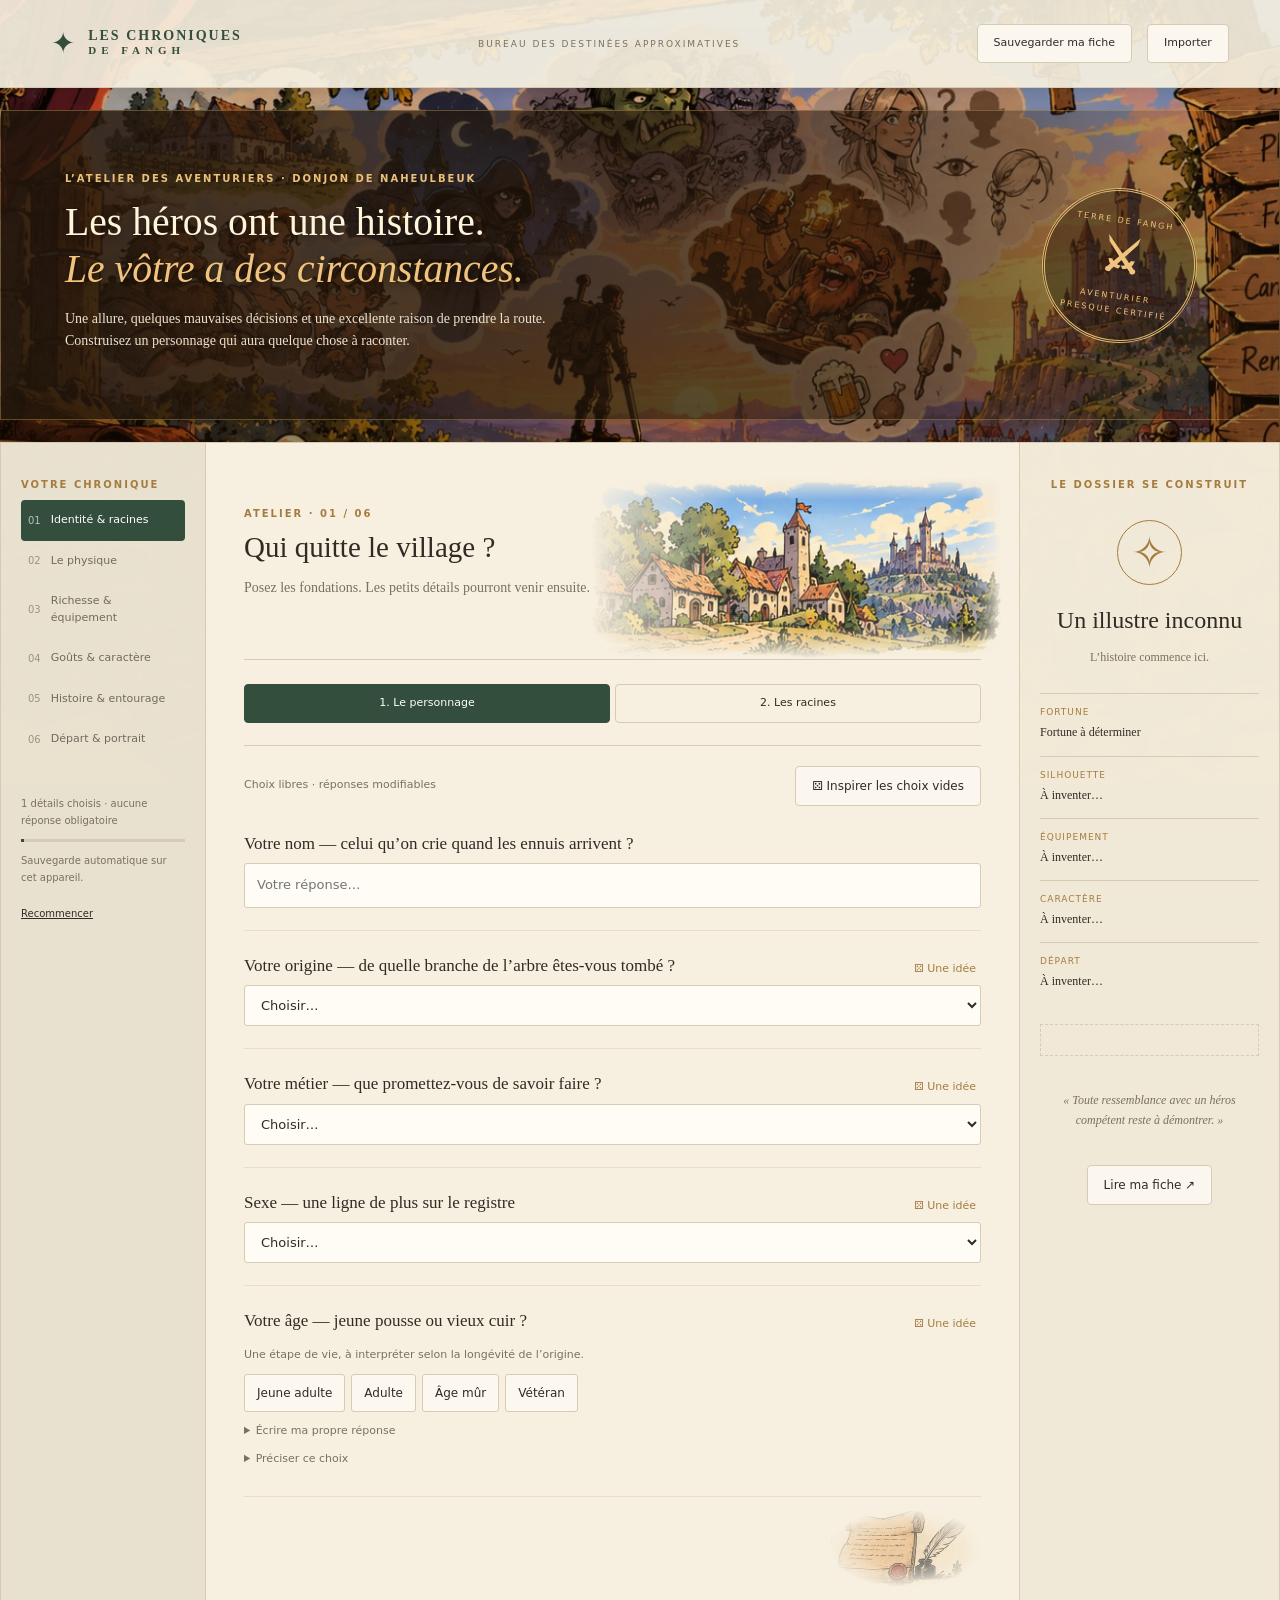
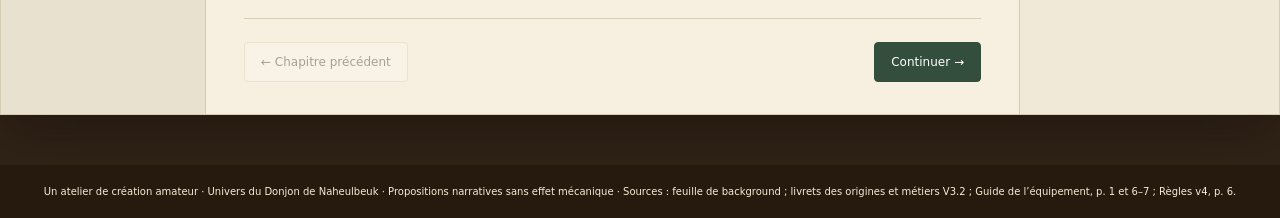
<file: index.html>
<!doctype html><html lang="fr"><meta charset="utf-8"><meta name="viewport" content="width=device-width,initial-scale=1"><meta name="description" content="Un atelier de background pour vos aventuriers du Donjon de Naheulbeuk. Choisissez, inventez, racontez."><title>Les Chroniques de Fangh — Atelier de background</title><link rel="stylesheet" href="style.css"><body><header><a class="brand" href="#">✦ <span>LES CHRONIQUES <small>DE FANGH</small></span></a><span class="topnote">BUREAU DES DESTINÉES APPROXIMATIVES</span><button id="save">Sauvegarder ma fiche</button><button id="load">Importer</button><input id="file" type="file" accept="application/json" hidden></header><div class="intro"><div><p class="eyebrow">L’ATELIER DES AVENTURIERS · DONJON DE NAHEULBEUK</p><h1>Les héros ont une histoire.<br><em>Le vôtre a des circonstances.</em></h1><p>Une allure, quelques mauvaises décisions et une excellente raison de prendre la route.<br>Construisez un personnage qui aura quelque chose à raconter.</p></div><div class="seal" aria-hidden="true"><span>TERRE DE FANGH</span><b>⚔</b><span>AVENTURIER<br>PRESQUE CERTIFIÉ</span></div></div><main><aside><p class="eyebrow">VOTRE CHRONIQUE</p><nav id="steps" aria-label="Étapes de création"></nav><div class="asidefoot"><span id="progressText"></span><div class="track"><div id="progress"></div></div><p>Sauvegarde automatique sur cet appareil.</p><button id="reset" class="quiet">Recommencer</button></div></aside><section class="workspace"><div id="editor"></div><div class="bottomnav"><button id="prev">← Chapitre précédent</button><button id="next" class="primary">La suite de l’histoire →</button></div></section><aside class="preview"><p class="eyebrow">LE DOSSIER SE CONSTRUIT</p><div class="crest">✧</div><h2 id="charName">Un illustre inconnu</h2><p id="charDesc">L’histoire commence ici.</p><div id="recap"></div><p class="inknote">« Toute ressemblance avec un héros compétent reste à démontrer. »</p><button id="showSheet">Lire ma fiche ↗</button></aside></main><footer>Un atelier de création amateur · Univers du Donjon de Naheulbeuk · Propositions narratives sans effet mécanique · Sources : feuille de background ; livrets des origines et métiers V3.2 ; Guide de l’équipement, p. 1 et 6–7 ; Règles v4, p. 6.</footer><dialog id="modal"><button id="close" class="close" aria-label="Fermer">×</button><div id="modalbody"></div></dialog><div id="toast" role="status"></div><script src="data.js"></script><script src="geography-data.js"></script><script src="geography.js"></script><script src="geography-landscapes.js"></script><script src="relationships.js"></script><script src="appearance.js"></script><script src="vendor/pdf-lib.min.js"></script><script src="portrait.js"></script><script src="narrative.js"></script><script src="pdf-export.js"></script><script src="illustrations.js"></script><script src="finale.js"></script><script src="app.js"></script></body></html>
</file>
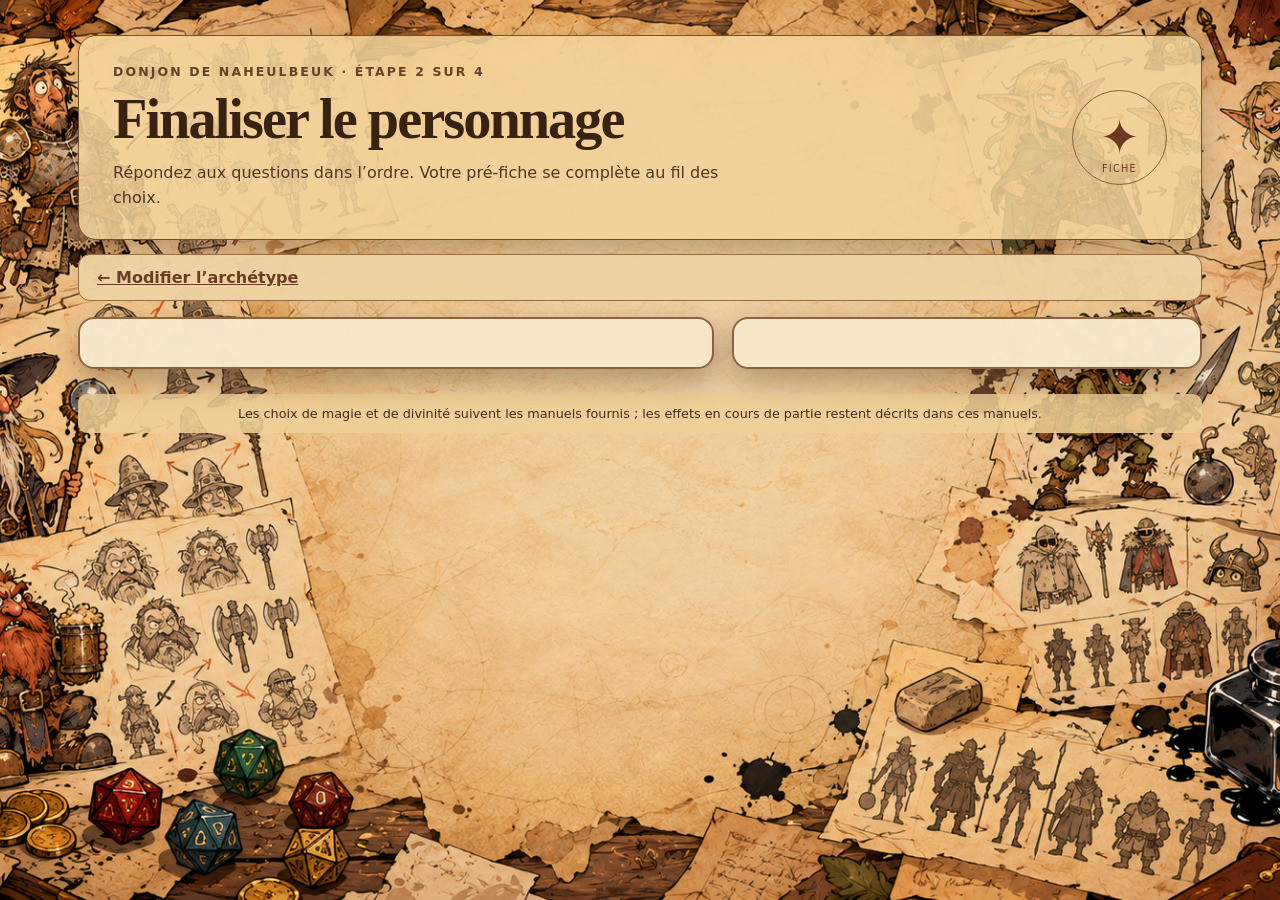
<file: creation.html>
<!doctype html>
<html lang="fr"><head><meta charset="utf-8"><meta name="viewport" content="width=device-width,initial-scale=1"><meta name="theme-color" content="#3b271b"><title>Finaliser le personnage · Naheulbeuk</title><link rel="stylesheet" href="styles.css"><link rel="stylesheet" href="creation.css"></head>
<body><main class="shell wizard-shell"><header class="top wizard-top"><div><p class="eyebrow">DONJON DE NAHEULBEUK · ÉTAPE 2 SUR 4</p><h1>Finaliser le personnage</h1><p class="intro">Répondez aux questions dans l’ordre. Votre pré-fiche se complète au fil des choix.</p></div><div class="sigil" aria-hidden="true">✦<small>FICHE</small></div></header>
<nav class="wizard-nav"><a href="index.html">← Modifier l’archétype</a><span id="wizard-progress"></span></nav>
<div id="wizard-error" class="wizard-error" role="alert" hidden></div>
<div class="wizard-layout"><section class="wizard-card" id="wizard-question" aria-live="polite"></section><button type="button" id="preview-toggle" class="preview-toggle" aria-controls="wizard-preview" aria-expanded="false">Afficher la pré-fiche du personnage ↓</button><aside class="wizard-preview" id="wizard-preview" aria-label="Aperçu du personnage"></aside></div>
<footer>Les choix de magie et de divinité suivent les manuels fournis ; les effets en cours de partie restent décrits dans ces manuels.</footer></main><script type="module" src="creation.js"></script></body></html>
</file>
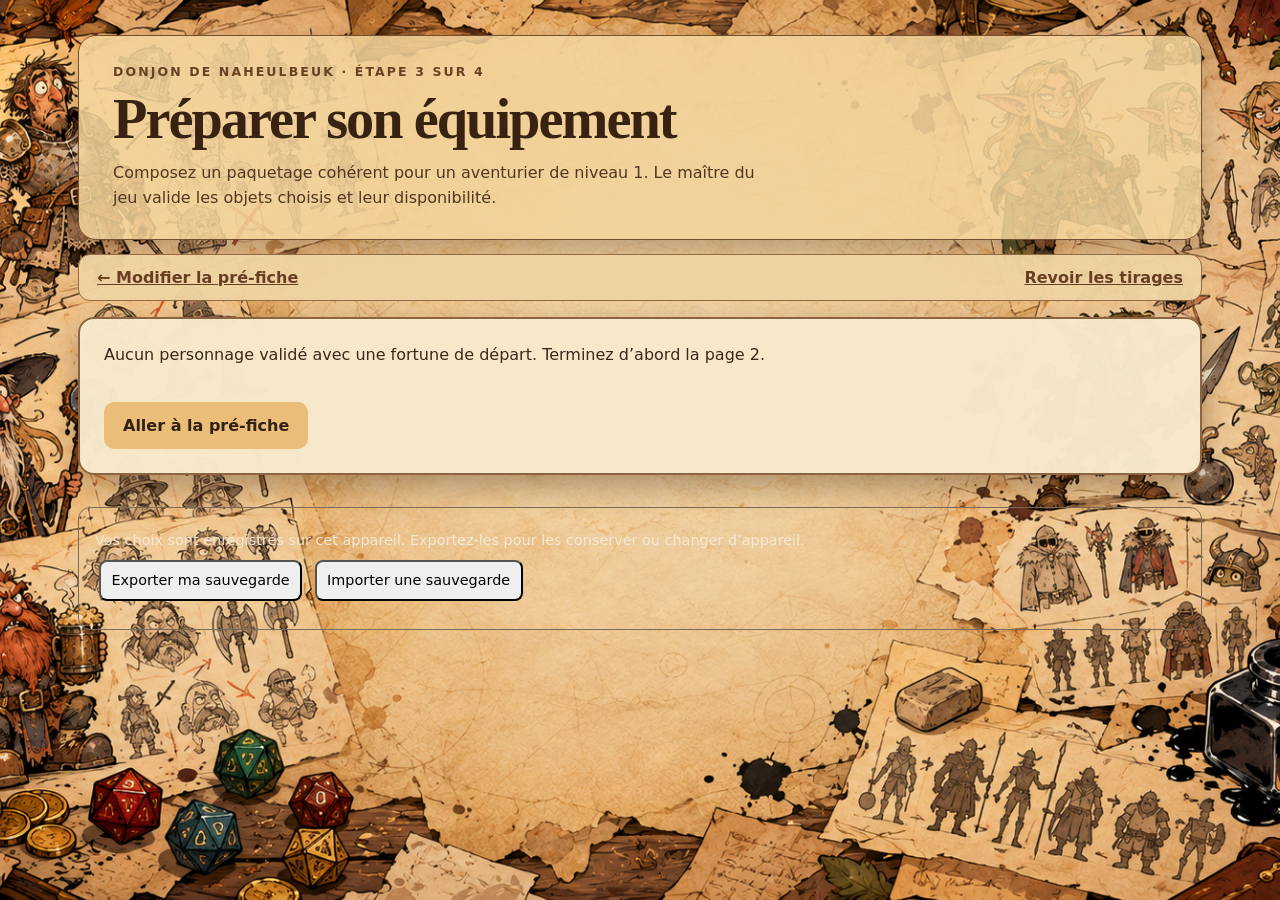
<file: equipement.html>
<!doctype html>
<html lang="fr"><head><meta charset="utf-8"><meta name="viewport" content="width=device-width,initial-scale=1"><title>Équipement de départ · Naheulbeuk</title><link rel="stylesheet" href="styles.css"><link rel="stylesheet" href="creation.css"><link rel="stylesheet" href="equipement.css"></head>
<body><main class="shell wizard-shell"><header class="top wizard-top"><div><p class="eyebrow">DONJON DE NAHEULBEUK · ÉTAPE 3 SUR 4</p><h1>Préparer son équipement</h1><p class="intro">Composez un paquetage cohérent pour un aventurier de niveau 1. Le maître du jeu valide les objets choisis et leur disponibilité.</p></div></header>
<nav class="wizard-nav"><a href="creation.html">← Modifier la pré-fiche</a><a href="index.html">Revoir les tirages</a></nav>
<div id="equipment-root"><div class="wizard-card">Chargement du catalogue…</div></div>
</main><script type="module" src="equipment.js"></script></body></html>
</file>
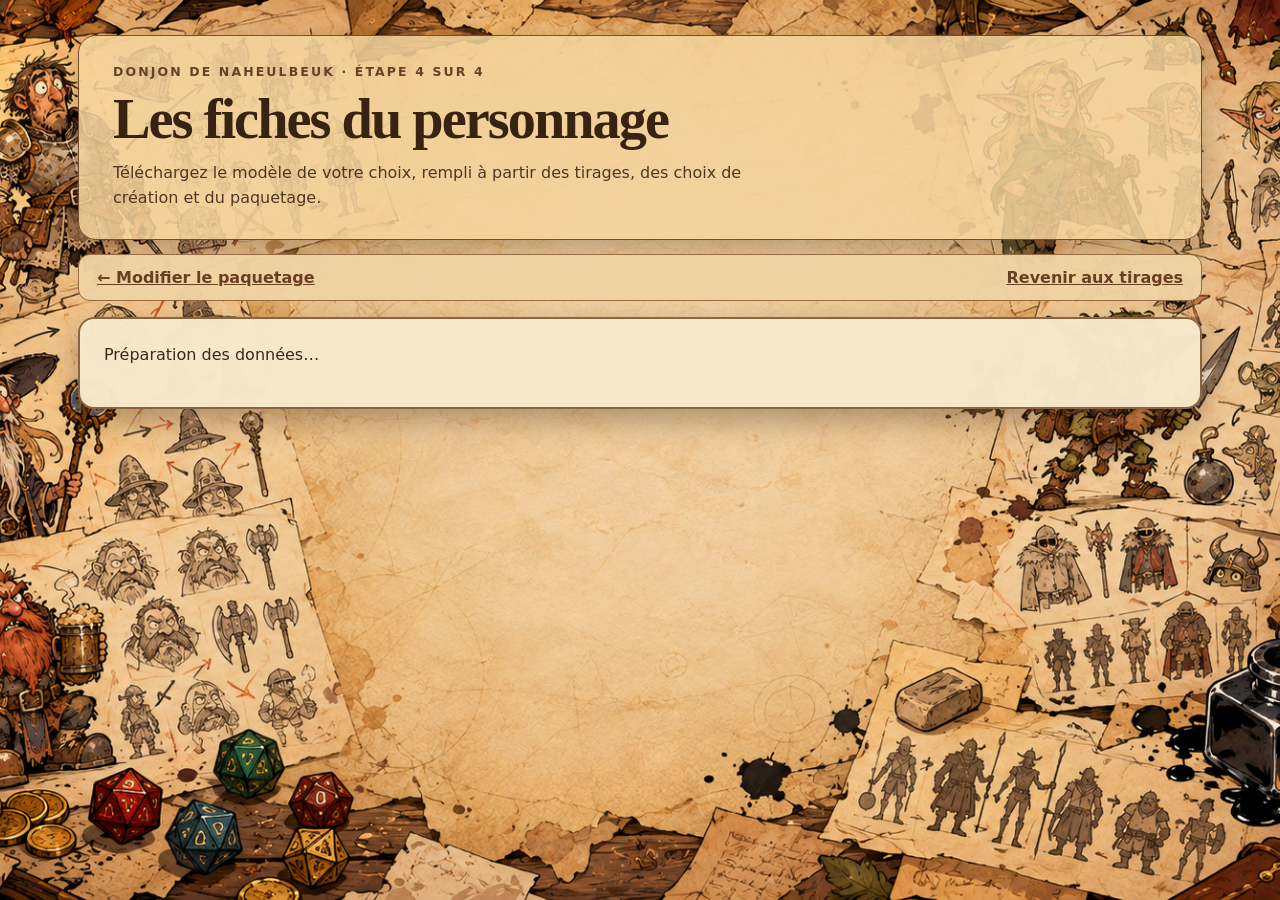
<file: fiche.html>
<!doctype html>
<html lang="fr"><head><meta charset="utf-8"><meta name="viewport" content="width=device-width,initial-scale=1"><title>Télécharger les fiches · Naheulbeuk</title><link rel="stylesheet" href="styles.css"><link rel="stylesheet" href="creation.css"><link rel="stylesheet" href="equipement.css"></head><body>
<main class="shell wizard-shell"><header class="top wizard-top"><div><p class="eyebrow">DONJON DE NAHEULBEUK · ÉTAPE 4 SUR 4</p><h1>Les fiches du personnage</h1><p class="intro">Téléchargez le modèle de votre choix, rempli à partir des tirages, des choix de création et du paquetage.</p></div></header><nav class="wizard-nav"><a href="equipement.html">← Modifier le paquetage</a><a href="index.html">Revenir aux tirages</a></nav><div id="sheet-root" class="wizard-card"><p>Préparation des données…</p></div></main>
<script src="pdf-lib.min.js"></script><script type="module" src="fiche.js"></script></body></html>
</file>
<file: style.css>
:root{--paper:#f6efdd;--ink:#302b24;--muted:#79715f;--green:#334e3c;--gold:#a47c3f;--line:#d6cbb4}*{box-sizing:border-box}body{margin:0;background:#eee6d3;color:var(--ink);font:15px/1.6 Georgia,serif;background-image:radial-gradient(#8e795517 .7px,transparent .7px);background-size:6px 6px}button,input,select,textarea{font:inherit}button,a,input,select,textarea{outline-offset:4px}button{cursor:pointer;border:1px solid var(--line);background:#fbf7ee;color:var(--ink);padding:10px 16px;border-radius:4px;font:12px/1.5 system-ui}button:hover{border-color:var(--gold);background:#e9dfc8}header{height:88px;border-bottom:1px solid var(--line);display:flex;align-items:center;gap:15px;padding:0 4vw;background:#f6efdf}.brand{display:flex;gap:13px;color:var(--green);text-decoration:none;font-size:29px;line-height:1.1}.brand span{font:bold 14px Georgia;letter-spacing:2px}.brand small{display:block;font-size:11px;letter-spacing:5px}.topnote{margin:auto;font:9px system-ui;letter-spacing:2px;color:var(--muted)}.intro{max-width:1440px;margin:auto;padding:44px 5vw 38px;display:flex;align-items:center;justify-content:space-between;gap:20px}.eyebrow{font:10px system-ui;letter-spacing:2px;color:var(--gold);font-weight:650}h1{font-size:clamp(30px,3.1vw,46px);line-height:1.18;font-weight:400;margin:15px 0}h1 em{color:var(--green)}.intro p:not(.eyebrow){color:var(--muted);font-size:14px}.seal{transform:rotate(8deg);width:155px;height:155px;border:3px double #a18556;border-radius:50%;display:flex;flex-direction:column;align-items:center;justify-content:center;color:#9c7c49;flex-shrink:0}.seal span{font:8px/1.7 system-ui;letter-spacing:2px;text-align:center}.seal b{font-size:45px;line-height:1.4}main{max-width:1440px;margin:0 auto 50px;display:grid;grid-template-columns:210px minmax(0,1fr) 270px;background:var(--paper);border:1px solid var(--line);box-shadow:0 16px 40px #4d3b1c0d}aside{padding:26px 20px}main>aside:first-child{background:#e9e2cf;border-right:1px solid var(--line)}nav button{display:flex;gap:10px;align-items:center;text-align:left;border:0;background:none;width:100%;padding:12px 7px;color:#716b5e;font-size:12px}nav button.active{background:var(--green);color:#fff}nav button .num{opacity:.65;font-size:10px}nav button .done{margin-left:auto;color:#728661}.asidefoot{margin-top:35px;font:10px/1.7 system-ui;color:var(--muted)}.track{height:3px;background:var(--line);margin:10px 0}.track>div{height:3px;background:var(--green);transition:width .3s}.quiet{border:0;background:transparent;padding-left:0;text-decoration:underline;font-size:10px}.workspace{padding:34px 36px;min-width:0}h2{font-size:29px;line-height:1.3;font-weight:400;margin:10px 0}.lede{color:var(--muted);font-size:14px;margin:0 0 22px}.chapterhead{border-bottom:1px solid var(--line);padding-bottom:18px;margin-bottom:24px}.chapterhead .eyebrow{margin:0}.field{margin:0 0 25px}.field label{display:block;font-size:16px;margin-bottom:7px}.help{font:11px/1.6 system-ui;color:var(--muted);margin:5px 0 10px}input,select,textarea{width:100%;color:var(--ink);border:1px solid var(--line);padding:11px 12px;border-radius:3px;background:#fffcf5;font:13px/1.6 system-ui}textarea{resize:vertical;min-height:85px}.choices{display:flex;flex-wrap:wrap;gap:7px;margin-bottom:10px}.choices button{font-size:11px;padding:8px 10px;text-align:left}.choices button.selected{background:var(--green);border-color:var(--green);color:white}.fieldtop{display:flex;justify-content:space-between;gap:15px}.dice{background:none;padding:0 5px;border:0;white-space:nowrap;color:var(--gold);font-size:11px}.primary{background:var(--green);color:#fff;border-color:var(--green)}.primary:hover{background:#41614a;color:#fff}.bottomnav{display:flex;justify-content:space-between;gap:10px;margin-top:32px;padding-top:23px;border-top:1px solid var(--line)}.preview{border-left:1px solid var(--line);background:#f1ead8;text-align:center}.crest{border:1px solid var(--gold);color:var(--gold);border-radius:50%;width:65px;height:65px;font-size:44px;line-height:65px;margin:30px auto 20px}.preview h2{font-size:24px}.preview>p:not(.eyebrow){font-size:12px;color:var(--muted)}#recap{text-align:left;margin-top:26px}#recap p{font-size:12px;padding:13px 0;border-top:1px solid var(--line);margin:0}#recap b{display:block;font:9px system-ui;letter-spacing:1px;color:var(--gold);margin-bottom:6px}.inknote{font-style:italic;margin:35px 0}.notice{border-left:3px solid var(--gold);padding:12px 15px;background:#e7ddc666;font:12px/1.7 system-ui;margin:18px 0}.toolbar{display:flex;flex-wrap:wrap;gap:8px;margin:22px 0}.sheet h3{font-size:19px;font-weight:400;color:var(--green);border-bottom:1px solid var(--line);padding-bottom:8px;margin-top:26px}.sheet p{font-size:14px;white-space:pre-line}.sheet dl{display:grid;grid-template-columns:155px 1fr;gap:8px 18px;font-size:13px}.sheet dt{color:var(--muted)}.sheet dd{margin:0;white-space:pre-line}.tag{font:10px system-ui;color:var(--gold);letter-spacing:2px}.decorgrid{display:grid;grid-template-columns:1fr 1fr;gap:10px;margin:20px 0}.decor{min-height:115px;position:relative;overflow:hidden;text-align:left;background:linear-gradient(145deg,#d5d9bf,#eee4cc);padding:18px}.decor:before{content:'✧';position:absolute;font:80px Georgia;right:8px;bottom:-18px;color:#64745330}.decor b{display:block;font:16px Georgia;margin-bottom:8px}.decor.selected{outline:2px solid var(--green);background:#dce0cc}.decor small{font-size:11px}.imgpreview{max-width:100%;max-height:500px;display:block;margin:20px auto}.checkline{display:flex;gap:9px;align-items:center;font:12px system-ui}.checkline input{width:auto}dialog{border:1px solid var(--line);border-radius:5px;background:var(--paper);color:var(--ink);max-width:850px;width:92vw;padding:35px;max-height:90vh}dialog::backdrop{background:#1d241bb8}.close{float:right;font-size:20px;padding:0 10px}footer{text-align:center;font:10px/1.7 system-ui;color:var(--muted);padding:0 20px 25px}#toast{position:fixed;bottom:25px;left:50%;transform:translateX(-50%);background:var(--green);color:white;padding:12px 22px;border-radius:4px;font:13px system-ui;display:none;z-index:5}button:disabled{opacity:.4;cursor:default}@media(min-width:1450px){main{margin-left:auto;margin-right:auto}}@media(max-width:1100px){main{grid-template-columns:180px minmax(0,1fr);margin:0 20px 30px}.preview{display:none}.workspace{padding:25px}.topnote{display:none}header{gap:8px}.brand{margin-right:auto}}@media(max-width:650px){header{height:auto;min-height:80px;padding:15px;flex-wrap:wrap}.brand{width:100%;font-size:20px}header button{font-size:10px}.intro{padding:24px}.intro br{display:none}.seal{display:none}main{display:block;margin:0 10px 25px}main>aside:first-child{padding:15px;border-right:0;border-bottom:1px solid var(--line)}nav{display:flex;overflow-x:auto;gap:5px}nav button{width:auto;white-space:nowrap;font-size:10px;padding:8px}.asidefoot{margin-top:8px}.asidefoot p,.asidefoot .quiet{display:none}.workspace{padding:22px 18px}.decorgrid{grid-template-columns:1fr}.bottomnav button{font-size:10px}.sheet dl{grid-template-columns:1fr;gap:4px}.sheet dd{margin-bottom:12px}}@media print{body{background:white}body>header,.intro,body>main,footer,dialog>.close,.toolbar,#toast{display:none!important}dialog{position:static;display:block!important;max-height:none;max-width:none;width:100%;border:0;padding:0;overflow:visible}dialog:not([open]){display:none!important}.sheet h3{break-after:avoid}.sheet dl{break-inside:avoid}.sheet p{orphans:3;widows:3}}
/* Atelier v2 : choix courts et progression par groupes. */
.paneltabs{display:flex;gap:5px;flex-wrap:wrap;padding-bottom:22px;border-bottom:1px solid var(--line);margin-bottom:20px}.paneltabs button{flex:1;white-space:nowrap;background:transparent;font-size:11px}.paneltabs button.active{background:var(--green);color:#fff;border-color:var(--green)}.chaptertools{display:flex;align-items:center;justify-content:space-between;gap:15px;margin-bottom:25px}.chaptertools .help{margin:0}.fieldgrid{display:grid;grid-template-columns:1fr;gap:10px}.fieldgrid>.field{border-bottom:1px solid #d6cbb480;padding:0 0 22px;margin-bottom:12px;min-width:0}.field label{font-size:17px}.field label small{font:10px system-ui;color:var(--muted)}.choices{gap:6px;margin:10px 0}.choices button{background:#fcf8ef;font-size:12px;padding:9px 12px;border-radius:3px;min-height:37px}.choices button:disabled{opacity:.32;text-decoration:line-through;cursor:not-allowed}.tick{display:inline-block;width:16px;opacity:.7}.customanswer,.precision{font:11px/1.6 system-ui;color:var(--muted);margin:10px 0 6px}.customanswer summary,.precision summary{cursor:pointer;display:list-item}.customanswer[open],.precision[open]{padding:10px;background:#e9e0cb70}.customanswer input,.precision input{margin-top:8px;font-size:12px}.customanswer button{margin-top:7px;padding:6px 12px}.clearfield{background:none;border:0;color:var(--muted);font-size:10px;padding:2px 0;text-decoration:underline}.kit{padding:20px 22px;background:#e8e8d8;border:1px solid #bfc6b0;border-radius:4px;margin:25px 0 10px}.kit h3{font-size:20px;font-weight:400;margin:8px 0 15px}.kit p:not(.eyebrow):not(.help){white-space:pre-line;font-size:13px}.kit p:first-child{margin-top:0}.kit p:last-child{margin-bottom:0}.wealthtiers{display:grid;grid-template-columns:repeat(5,1fr);gap:6px;margin:15px 0}.wealthcard{padding:12px 5px;min-width:0;background:#efe5cd}.wealthcard b{font:11px/1.4 system-ui;display:block}.wealthcard span{display:block;font:10px system-ui;color:var(--muted);margin-top:7px}.wealthcard.selected{background:var(--green);color:#fff;border-color:var(--green)}.wealthcard.selected span{color:#e4eadb}.goldrow{display:flex;align-items:center;gap:10px;flex-wrap:wrap}.goldrow label{font:11px system-ui;white-space:nowrap}.goldrow select{width:115px}.goldrow #diceFaces{font-size:30px;color:var(--green)}.validation{background:#ede0c8;border-left:3px solid #af783d;padding:10px 14px;font:12px/1.6 system-ui}.migration{font:11px/1.6 system-ui;background:#e4e8db;border:1px solid #bec6b0;padding:10px 12px;margin-bottom:20px}.migration button{border:0;background:none;text-decoration:underline;padding:0;font-size:11px;color:var(--green)}.creatureline{margin:13px 0}.creatureline label{font:12px system-ui}.outputsection{margin-top:25px;padding-bottom:22px;border-bottom:1px solid var(--line)}.outputsection>p:not(.eyebrow):not(.help){font-size:14px}.outputsection .fieldgrid{grid-template-columns:1fr 1fr;margin-top:20px}.outputsection label:not(.checkline){display:block;font:12px system-ui;margin:12px 0 8px}.minioutfit{font:11px system-ui;color:var(--gold);padding:15px;border:1px dashed var(--line);margin-top:20px}.legacy{font:12px system-ui}.legacy dt{color:var(--gold);margin-top:12px}.legacy dd{white-space:pre-line;margin:4px 0 10px}.sheet .tag{line-height:1.8}dialog .sheet dl{grid-template-columns:180px 1fr}nav button{font-size:11px}.bottomnav{position:relative}header button{font-size:11px}.preview{position:relative}.preview #showSheet{position:sticky;top:20px}.help{line-height:1.7}.notice{line-height:1.7}#modalbody{clear:both}.close{position:sticky;top:0;z-index:2;float:right;background:var(--paper)}@media(min-width:1250px){.workspace{padding:32px 38px}main{grid-template-columns:205px minmax(0,1fr) 260px}}@media(max-width:750px){.wealthtiers{grid-template-columns:repeat(3,1fr)}.goldrow button{font-size:10px}.paneltabs button{font-size:10px;padding:8px}.chaptertools{align-items:flex-start}.chaptertools button{font-size:10px}.outputsection .fieldgrid{grid-template-columns:1fr}}@media(max-width:650px){.fieldgrid{gap:4px}.choices button{font-size:11px;padding:8px 10px}.field label{font-size:16px}.paneltabs{gap:5px}.paneltabs button{white-space:normal}.wealthtiers{grid-template-columns:repeat(2,1fr)}.wealthcard:last-child{grid-column:1/-1}.goldrow{gap:8px}.kit{padding:15px}.decorgrid{grid-template-columns:1fr 1fr}.decor{padding:12px;min-height:115px}.decor b{font-size:15px}.decor small{font-size:10px}.outputsection .toolbar button{font-size:10px}dialog{padding:20px}dialog .sheet dl{grid-template-columns:1fr}.chaptertools>.help{max-width:110px}}@media print{.sheet h3{break-after:avoid}.sheet p{white-space:pre-line}.sheet dl{break-inside:auto}.sheet dt,.sheet dd{break-inside:avoid}.sheet dt{break-after:avoid}.sheet .help{font-size:10px}.sheet .tag{font-size:10px}}
/* Le même atelier illustré accompagne tous les chapitres. */
body{background:#302417 url('assets/atelier-fangh.jpg') center top / cover fixed no-repeat;position:relative;isolation:isolate}body:before{content:'';position:fixed;inset:0;background:linear-gradient(180deg,#20140715,#20140755 35%,#2014078a);z-index:-1;pointer-events:none}header{background:#f6efdfed;box-shadow:0 4px 20px #1e100d35}.intro{min-height:310px;margin:22px auto;padding-top:38px;padding-bottom:38px;background:linear-gradient(90deg,#24170cdb 0%,#24170c9c 60%,#24170c18);border:1px solid #c5a05b66;box-shadow:0 10px 28px #1e100d33}.intro h1{color:#fff5da;text-shadow:0 2px 8px #0008}.intro h1 em{color:#f1c47d}.intro .eyebrow{color:#ebc17a}.intro p:not(.eyebrow){color:#eee3cd}.seal{color:#f1c47d;border-color:#e1ba73;background:#24170c70;margin-right:18px}main{background:#f6efddf5;box-shadow:0 16px 50px #160b0870}.workspace{background:#f8f1e2f7}main>aside:first-child{background:#e9e2cfee}.preview{background:#f1ead8ed}footer{color:#f7ecd7;background:#25190cd6;padding:18px 25px;margin-top:25px}.sheetbanner{width:100%;height:175px;object-fit:cover;object-position:center;display:block;margin-bottom:25px;border-radius:3px}.sheetportrait{text-align:center;margin:24px 0}.sheetportrait img{max-width:100%;max-height:360px;object-fit:contain;border:1px solid var(--line);background:#ede3cf;padding:8px}.narrative-sheet h2{font-size:32px;color:var(--green)}.narrative-sheet .narrative-category{margin-top:25px}.narrative-sheet .narrative-category h3{font-size:21px;padding:10px 14px;background:#e9dfc6;border-left:3px solid var(--gold);margin-bottom:15px}.narrative-sheet p{line-height:1.75}.narrative-sheet .narrative-category p{white-space:pre-line;margin:10px 0}.narrative-sheet .eyebrow{margin-top:12px}.sheetbanner+ .eyebrow{font-size:9px}@media(max-width:650px){body{background-attachment:scroll;background-size:auto 100vh;background-repeat:repeat-y}.intro{margin:12px 10px;min-height:230px;padding:22px;background:linear-gradient(90deg,#24170ce8,#24170c7a)}.intro p:not(.eyebrow){font-size:13px}.intro h1{font-size:30px}.sheetbanner{height:115px}.narrative-sheet h2{font-size:26px}footer{margin-top:15px}}@media print{body{background:white!important}body:before{display:none}dialog{background:white}.sheetbanner{height:125px}.narrative-category{break-inside:auto}.narrative-category h3{break-after:avoid}.narrative-category p{orphans:3;widows:3}.sheetportrait{break-inside:avoid}.sheetportrait img{max-height:250px}}
.geography{width:100%;font:13px/1.65 system-ui}.geography>label,.geography .georow label{display:block;font:12px/1.6 system-ui;margin:17px 0 7px}.georow{display:grid;grid-template-columns:170px minmax(0,1fr);gap:12px}.geosources{margin:18px 0}.geosources article{padding:15px 17px;border-left:3px solid var(--gold);background:#e9dfc980;margin:10px 0}.geosources b{display:block;font:18px Georgia;color:var(--green)}.geosources .tag{font-size:9px;letter-spacing:1px}.geosources p{font-size:12px;margin:8px 0}.geosources a,.catalogue a{color:var(--green);font:11px system-ui;text-decoration:underline}.location-preview{white-space:pre-line;padding:13px;background:#dce4d3;border:1px solid #aeba9f;border-radius:3px;margin-top:16px;font:13px/1.7 Georgia}.catalogue{display:grid;grid-template-columns:1fr 1fr;gap:12px;margin-top:20px}.catalogue article{padding:15px;background:#ece2cc;border:1px solid var(--line)}.catalogue article[hidden]{display:none}.catalogue h3{font-size:19px;color:var(--green);margin:0}.catalogue p{font-size:12px}.catalogue button{display:block;margin-top:10px}.sideequipment{font:11px/1.75 system-ui;max-height:65vh;overflow:auto;padding-right:5px}.sideequipment h3{font:19px Georgia;color:var(--green)}.sideequipment p{white-space:pre-line!important;font-size:11px!important}.workspace #equipmentPreview{position:sticky;top:10px;z-index:2;max-height:220px;overflow:auto;background:#e8e8d8fa;box-shadow:0 6px 14px #2e392015;margin:15px 0 28px}.workspace #equipmentPreview h3{font-size:19px}.workspace #equipmentPreview p{font-size:12px}.workspace #equipmentPreview .help{font-size:10px}@media(max-width:650px){.georow{grid-template-columns:1fr}.catalogue{grid-template-columns:1fr}.geography .georow label{margin-top:9px}.workspace #equipmentPreview{top:4px;max-height:160px;margin-bottom:20px}.workspace #equipmentPreview .eyebrow{font-size:8px;letter-spacing:1px}.workspace #equipmentPreview h3{font-size:17px;margin:6px 0}.workspace #equipmentPreview p:not(.help){font-size:11px}}
.person-card{padding:18px;border:1px solid var(--line);border-radius:4px;background:#eee5d1;margin:14px 0}.person-top{display:flex;align-items:center;justify-content:space-between;gap:15px;margin-bottom:15px}.person-top h3{font:20px Georgia;color:var(--green);margin:0}.person-top button{font-size:10px;padding:5px 9px}.person-grid{display:grid;grid-template-columns:1fr 1fr;gap:12px}.person-card label{font:12px/1.6 system-ui;margin:12px 0 6px}.person-card textarea{min-height:90px}.people-empty{font:14px/1.8 Georgia;background:#eee6d3;border:1px dashed var(--gold);padding:24px;color:var(--muted)}.belief-heading{font:23px Georgia;color:var(--green);padding-top:18px;border-top:2px solid var(--line);margin:15px 0 12px}.event-departure{background:#dce6d5;padding:14px;border:1px solid #a8b59c;line-height:1.8;align-items:flex-start}.event-departure input{margin-top:4px}.event-departure + .help{margin-top:10px}.people-editor .help{font-size:11px}@media(max-width:650px){.person-grid{grid-template-columns:1fr}.person-card{padding:13px}.person-top h3{font-size:18px}.event-departure{padding:11px}}
.origin-redesign .geo-step{font:600 12px/1.7 system-ui;color:var(--green);letter-spacing:.2px;margin:22px 0 9px}.origin-card{background:#e8e3cf;border:1px solid #bbc6ac;padding:16px;margin:16px 0}.origin-card>b{font:22px Georgia;color:var(--green)}.origin-card>p{font:12px/1.7 system-ui}.origin-card button{font-size:11px}.geo-results{display:grid;gap:7px;max-height:300px;overflow:auto;margin:10px 0}.geo-results button{text-align:left;display:flex;flex-direction:column;gap:4px;background:#fcf7eb}.geo-results b{font:16px Georgia;color:var(--green)}.geo-results small{font:10px/1.5 system-ui;color:var(--muted)}.origin-redesign .checkline{font:12px/1.8 system-ui;margin-bottom:22px}.origin-redesign .location-preview{margin:22px 0 15px}.fieldtop label{line-height:1.5;max-width:90%}@media(max-width:650px){.origin-card{padding:13px}.origin-redesign .geo-step{margin-top:18px}.geo-results{max-height:230px}.fieldtop label{font-size:15px}}
.catalogue-root{border:1px solid var(--line);background:#e7dec8;margin:15px 0;padding:12px}.catalogue-root>summary{cursor:pointer;font:bold 19px Georgia;color:var(--green);padding:6px}.catalogue-root small{font:10px system-ui;color:var(--muted);margin-left:10px}.catalogue-region{background:#f7efdf;border:1px solid var(--line);padding:10px;margin:10px 0 0 12px}.catalogue-region>summary{font:16px Georgia;cursor:pointer;color:var(--green)}.creature-preference{border:1px solid var(--line);padding:14px;margin:16px 0;background:#eee6d4}.creature-preference h3{font:18px/1.5 Georgia;color:var(--green)}.creature-preference details{padding:9px 0;border-top:1px solid var(--line)}.creature-preference summary{cursor:pointer;font:12px system-ui}.selected-creatures{display:flex;gap:5px;flex-wrap:wrap;margin-bottom:12px}.selected-creatures button{font-size:10px;background:var(--green);color:white;padding:5px 8px}.creature-preference>label{font:12px/1.6 system-ui;margin-top:12px}.creature-preference .checkline{padding:12px;background:#e1e7d7}.hair-row-label{font:12px system-ui;color:var(--green)}@media(max-width:650px){.catalogue-root{padding:8px}.catalogue-region{margin-left:5px}.creature-preference{padding:10px}.catalogue-root>summary{font-size:17px}}
.portrait-editor{display:flex;align-items:flex-start;gap:20px;margin:18px 0}.portrait-frame{position:relative;display:block;overflow:hidden;flex:0 0 145px;width:145px;aspect-ratio:4/5;padding:0;border:1px solid #9b8257;border-radius:2px;background:#f3eddf;color:var(--green);text-align:center}.portrait-frame img{display:block;width:100%;height:100%;object-fit:cover}.portrait-frame span{display:block;line-height:1.7;padding:12px;font:16px/1.7 Georgia}.portrait-frame small{font:11px/1.5 system-ui}.portrait-settings{flex:1;min-width:0}.portrait-settings label{display:block;font:11px system-ui;margin:9px 0}.portrait-settings input[type=range]{display:block;width:100%;padding:0;margin-top:5px;accent-color:var(--green)}.sheet-first{display:grid;grid-template-columns:145px 1fr;gap:22px;align-items:start;border-bottom:1px solid var(--line);padding-bottom:16px;margin-bottom:18px}.sheet-first .portrait-editor{display:block;margin:0}.sheet-first .portrait-settings{margin-top:12px}.narrative-sheet{background:#fffdf8}.narrative-sheet .narrative-category h3{font:600 19px/1.3 Georgia;color:#344b3a;border-bottom:1px solid #c8b68c;padding-bottom:6px;margin:21px 0 9px}.narrative-category h3 span{font:10px system-ui;color:#8b7044;margin-right:5px}.narrative-sheet .narrative-category p{font:15px/1.5 Georgia;margin:7px 0;white-space:pre-line}.narrative-sheet .sheet-first h2{font:30px/1.15 Georgia}.narrative-sheet .sheetbanner{display:none}@media(max-width:550px){.portrait-editor{gap:12px}.portrait-frame{flex-basis:115px;width:115px}.sheet-first{grid-template-columns:115px 1fr;gap:14px}.sheet-first .portrait-settings{grid-column:1/-1}.narrative-sheet .sheet-first h2{font-size:24px}}@media print{.portrait-settings,.sheet [data-pdf]{display:none!important}.portrait-frame{border:1px solid #aaa;pointer-events:none}.narrative-sheet{background:white!important}.sheet-first{grid-template-columns:120px 1fr}.narrative-sheet .narrative-category p{font-size:11pt;line-height:1.25}.narrative-sheet .narrative-category h3{font-size:14pt}}
.recap-row{display:grid;grid-template-columns:minmax(110px,30%) 1fr;gap:12px;border-bottom:1px solid #d8cfbd70;padding:5px 0;font:13px/1.4 Georgia}.recap-row b{font-weight:600;color:#354536}.recap-row span{white-space:pre-line;overflow-wrap:anywhere}@media(max-width:500px){.recap-row{grid-template-columns:1fr;gap:2px}}@media print{.recap-row{font-size:10pt;grid-template-columns:145px 1fr;break-inside:avoid}}
.narrative-sheet{position:relative;isolation:isolate}.narrative-sheet::after{content:"";position:absolute;right:0;bottom:22px;width:330px;height:220px;background:url('assets/pdf/souvenirs-v1.png') center/contain no-repeat;opacity:.15;pointer-events:none;z-index:-1}@media print{.narrative-sheet::after{display:none}}

/* Dessins intégrés au papier : fenêtres sur les deux planches du projet. */
.form-art{position:relative;aspect-ratio:var(--art-ratio);overflow:hidden;pointer-events:none;user-select:none;mix-blend-mode:multiply}
.form-art img{position:absolute;display:block;max-width:none;height:auto;pointer-events:none}
.chapterhead{position:relative;isolation:isolate;min-height:185px;padding-right:37%;display:flex;flex-direction:column;justify-content:center}
.chapterhead>.eyebrow,.chapterhead>h2,.chapterhead>.lede{position:relative;z-index:1}
.chapterhead>.lede{margin-bottom:8px}
.chapter-art{position:absolute;right:-22px;top:50%;transform:translateY(-50%);width:min(56%,var(--art-max-width));opacity:.88;z-index:0;-webkit-mask-image:linear-gradient(90deg,transparent 0%,#000 34%,#000 93%,transparent),linear-gradient(0deg,transparent,#000 18%,#000 87%,transparent);-webkit-mask-composite:source-in;mask-image:linear-gradient(90deg,transparent 0%,#000 34%,#000 93%,transparent),linear-gradient(0deg,transparent,#000 18%,#000 87%,transparent);mask-composite:intersect}
.form-signature{width:min(150px,var(--signature-max-width));margin:2px 0 12px auto;opacity:.53;-webkit-mask-image:radial-gradient(ellipse at center,#000 30%,transparent 74%);mask-image:radial-gradient(ellipse at center,#000 30%,transparent 74%)}
@media(min-width:1101px) and (max-width:1270px){.chapterhead{padding-right:32%}.chapter-art{width:min(49%,var(--art-max-width));opacity:.7}.chapterhead h2{font-size:26px}}
@media(max-width:720px){.chapterhead{min-height:155px;padding-right:17%;padding-bottom:20px}.chapter-art{right:-12px;width:min(57%,var(--art-max-width));opacity:.28;-webkit-mask-image:linear-gradient(90deg,transparent,#000 65%),linear-gradient(0deg,transparent,#000 30%,#000 80%,transparent);mask-image:linear-gradient(90deg,transparent,#000 65%),linear-gradient(0deg,transparent,#000 30%,#000 80%,transparent)}.chapterhead h2{font-size:27px}.chapterhead .lede{max-width:94%}.form-signature{width:min(120px,var(--signature-max-width));opacity:.4}}
@media print{.form-art{display:none!important}.chapterhead{padding-right:0;min-height:0}}

/* Origine géographique : sélections successives, sans catalogue séparé. */
.origin-flow .geo-stage{margin:0 0 20px;padding:0 0 18px;border-bottom:1px solid #d6cbb480;animation:geo-unfold .18s ease-out}
.origin-flow .geo-stage h3{font:600 14px/1.6 Georgia;color:var(--green);margin:0 0 10px}
.origin-flow>.checkline{margin-bottom:22px}
.origin-flow .geo-substage{margin-left:15px;padding-left:14px;border-left:2px solid #b9c5ad}
.origin-flow .choices{gap:7px}
.origin-flow .choices button{font:12px/1.5 system-ui;min-height:40px;padding:9px 12px}
.origin-flow .geo-place-choices{max-height:340px;overflow-y:auto;padding:4px 4px 8px 0;scrollbar-width:thin}
.origin-flow .geo-source-note{margin:12px 0;font:11px/1.7 system-ui;color:var(--muted)}
.origin-flow .geo-source-note summary{cursor:pointer;color:var(--green)}
.origin-flow .geo-source-note .geosources{margin:8px 0}
.origin-flow .geo-source-note p{margin:8px 0}
.origin-flow .geo-mj{border-left:2px solid var(--gold);padding-left:10px;margin:0 0 18px}
.origin-flow .geo-stage>label:not(.help){display:block;font:12px/1.6 system-ui;margin:12px 0 7px}
.origin-flow #geoSearch{margin-bottom:10px}
@keyframes geo-unfold{from{opacity:.3;transform:translateY(4px)}to{opacity:1;transform:translateY(0)}}
@media(prefers-reduced-motion:reduce){.origin-flow .geo-stage{animation:none}}
@media(max-width:650px){.origin-flow .geo-stage h3{font-size:14px}.origin-flow .choices button{font-size:11px}.origin-flow .geo-substage{margin-left:5px;padding-left:10px}.origin-flow .geo-place-choices{max-height:300px}}

.origin-flow .geo-named-places{font:11px/1.7 system-ui;color:var(--muted);margin:16px 0 8px}
.origin-flow .geo-named-places>summary{cursor:pointer;color:var(--green)}
.origin-flow .geo-named-places[open]{padding-top:8px;border-top:1px solid var(--line)}
.origin-flow .geo-landscape-choices button{text-align:left}
/* Une fin de parcours lisible : départ, portrait facultatif, fiche terminée. */
.finale{font:13px/1.7 system-ui}
.finale .finish-block{padding:0 0 24px;margin:0 0 24px;border-bottom:1px solid var(--line)}
.finale .finish-block:last-child{border-bottom:0;margin-bottom:0;padding-bottom:0}
.finale h3{font:22px/1.4 Georgia;color:var(--green);margin:0 0 14px}
.finale h3>span{font:11px/1.5 system-ui;color:var(--gold);display:inline-flex;align-items:center;justify-content:center;border:1px solid var(--line);border-radius:50%;width:25px;height:25px;vertical-align:middle;margin-right:7px}
.finale h4{font:17px/1.5 Georgia;color:var(--green);margin:18px 0 10px}
.finale label:not(.checkline){display:block;font:12px/1.6 system-ui;margin:13px 0 7px}
.finale .checkline{align-items:flex-start;line-height:1.7;margin:14px 0}
.finale .checkline input{margin-top:4px;flex:0 0 auto}
.finish-details{margin:15px 0;font:12px/1.7 system-ui}
.finish-details>summary{cursor:pointer;color:var(--green);padding:5px 0}
.finish-details[open]>summary{margin-bottom:10px}
.finish-details .field{margin-top:18px}
.skip-portrait{display:flex;flex-wrap:wrap;gap:8px 15px;align-items:center;margin-top:25px}
.skip-portrait .help{margin:0}
.portrait-routes{display:grid;grid-template-columns:1fr 1fr;gap:12px;margin-bottom:25px}
.portrait-routes button{text-align:left;padding:17px;min-width:0}
.portrait-routes button b{font:18px/1.4 Georgia;display:block;margin-bottom:7px}
.portrait-routes button span{font:11px/1.6 system-ui;display:block;color:var(--muted)}
.portrait-routes button.selected{border:2px solid var(--green);padding:16px;background:#e4e8d9}
.finish-settings{display:grid;grid-template-columns:1fr 1fr;gap:14px}
.style-reference{display:block;max-width:100%;max-height:180px;object-fit:contain;margin:12px 0}
.finish-identity{display:flex;gap:20px;align-items:center}
.finish-identity>div:last-child{min-width:0;overflow-wrap:anywhere}
.finish-identity h3{margin-bottom:6px;font-size:26px}
.finish-identity p{margin:0 0 8px;color:var(--muted)}
.finish-portrait{width:95px;aspect-ratio:4/5;flex-shrink:0;overflow:hidden}
.finish-portrait img{display:block;width:100%;height:100%;object-fit:cover}
.finish-recap{margin-top:15px}
.finish-recap .narrative-category h3{font-size:18px;margin-top:20px}
.finale .toolbar{margin:15px 0 10px}
.finale .story-button{max-width:100%;white-space:normal;text-align:left;font-size:13px;padding:13px 18px;margin-top:3px}
.story-instructions{padding-left:16px;border-left:2px solid #c5b58d;margin-top:18px}
.story-instructions ol{padding-left:20px;margin:10px 0}
.story-instructions li{padding:3px 0}
.finish-joke{font:italic 14px/1.7 Georgia;color:var(--muted)}
.finale textarea[readonly]{font:11px/1.65 system-ui;min-height:150px;background:#f3eddf}
@media(max-width:650px){.portrait-routes{grid-template-columns:1fr;gap:9px}.portrait-routes button{padding:13px}.portrait-routes button.selected{padding:12px}.finish-settings{grid-template-columns:1fr;gap:4px}.finale h3{font-size:21px}.finish-identity{gap:13px}.finish-identity h3{font-size:23px}.finale .toolbar{gap:9px}.finale .toolbar button{white-space:normal}.story-instructions{padding-left:11px}.skip-portrait{align-items:flex-start;flex-direction:column}}
</file>
<file: styles.css>
:root{font-family:Inter,ui-sans-serif,system-ui,-apple-system,Segoe UI,Arial,sans-serif;color:#e9e8e2;background:#111722;font-size:16px}*{box-sizing:border-box}body{margin:0;background:radial-gradient(circle at 82% 0%,#293343 0%,transparent 36%),#111722;min-height:100vh}button,input,select{font:inherit}button{cursor:pointer}button:focus-visible,input:focus-visible,select:focus-visible,summary:focus-visible{outline:3px solid #f6bd69;outline-offset:3px}.shell{max-width:1210px;margin:auto;padding:35px 28px 55px}.top{display:flex;align-items:center;justify-content:space-between;gap:20px;margin-bottom:25px}.eyebrow{color:#e9ae68;font-size:.78rem;font-weight:800;letter-spacing:.17em;margin:0 0 10px}h1,h2,h3,p{margin-top:0}h1{font-family:Georgia,serif;font-size:clamp(2.25rem,4.4vw,4.3rem);line-height:1.07;letter-spacing:-.035em;margin-bottom:12px;color:#fff7e7}.intro{color:#bfc6cf;max-width:650px;line-height:1.55;margin:0}.sigil{width:95px;height:95px;flex:none;border:1px solid #9f7956;border-radius:50%;display:flex;align-items:center;justify-content:center;color:#eab575;font-size:3rem;position:relative;box-shadow:0 0 0 8px #eab5750a}.sigil small{position:absolute;bottom:10px;font-size:.6rem;letter-spacing:.14em}.input-panel{background:#1d2634;border:1px solid #4a4b49;border-radius:20px;padding:24px 27px;box-shadow:0 18px 55px #080e1d55}.section-top,.form-foot,.results-head{display:flex;align-items:center;justify-content:space-between;gap:20px}.section-top h2{font-family:Georgia,serif;color:#fff2dc;margin:0;font-size:1.4rem}.section-top span{font-size:.9rem;color:#abb6c3}.dice-grid{display:grid;grid-template-columns:repeat(5,minmax(0,1fr));gap:12px;margin:22px 0}.die label{display:block;color:#e8c695;letter-spacing:.08em;font-size:.81rem;font-weight:800;margin-bottom:8px}.die input{width:100%;height:65px;border:1px solid #5a6372;border-radius:11px;background:#121a26;color:white;font-size:1.65rem;font-weight:700;text-align:center}.die input:focus{border-color:#f6bd69}.die small{display:block;color:#9daabb;margin-top:5px;font-size:.78rem}.form-foot{border-top:1px solid #394454;padding-top:18px}.form-foot p{color:#abb6c3;margin:0;line-height:1.4;font-size:.9rem;max-width:610px}.form-foot strong{color:#fff}.primary{background:#e7aa63;color:#19212d;border:0;padding:14px 19px;border-radius:10px;font-weight:800;white-space:nowrap}.primary:hover{background:#ffc27b}.error{color:#ffbcac;background:#502d2b;padding:10px;border-radius:8px;margin:15px 0 0}.results{margin-top:32px}.results-head h2{font-family:Georgia,serif;font-size:2rem;color:#fff4df;margin:0 0 6px}.results-head p:last-child{color:#b9c3cf;margin:0}.summary-badges{display:flex;gap:8px;flex-wrap:wrap}.summary-badges span{border:1px solid #636a74;border-radius:30px;padding:8px 12px;font-size:.88rem;color:#e4e9ed}.mode-row{display:flex;gap:6px;background:#222c3a;padding:5px;width:max-content;border-radius:11px;margin:24px 0 10px}.mode{border:0;background:transparent;color:#b9c4d0;border-radius:8px;padding:10px 15px;font-weight:650}.mode.active{color:#211b12;background:#ebba7d}.hint{font-size:.88rem;color:#9cabb9;margin-bottom:16px}.origin-list{display:grid;gap:12px}.origin{background:#1b2532;border:1px solid #394453;border-radius:14px;overflow:hidden}.origin.direct{border-left:4px solid #edb979}.origin.swap-only{border-left:4px solid #637f9b}.origin summary{cursor:pointer;padding:17px 19px;list-style:none;display:flex;align-items:center;justify-content:space-between;gap:12px}.origin summary::-webkit-details-marker{display:none}.origin summary:after{content:'⌄';font-size:1.5rem;color:#bc9b76}.origin[open] summary:after{transform:rotate(180deg)}.origin-title{font-size:1.14rem;font-weight:750;color:#f9f2e8}.origin-sub{font-size:.82rem;color:#b5bfca;margin-top:3px}.pill{display:inline-block;font-size:.72rem;font-weight:750;border-radius:20px;padding:5px 9px;color:#f3d5ae;background:#6b452c;vertical-align:middle;margin-left:8px}.pill.swap{background:#34475a;color:#c7d8e9}.pill.fan{background:#3c3550;color:#e2d6f2}.origin-body{padding:0 19px 19px;border-top:1px solid #334152}.origin-body>p{color:#bac4d0;line-height:1.5;margin:15px 0}.scenario-label{display:block;color:#e4c098;font-size:.85rem;margin:15px 0 7px;font-weight:700}.scenario-select{width:100%;max-width:540px;border:1px solid #566170;background:#101824;color:#f2eee6;padding:10px;border-radius:8px}.stat-strip{display:flex;gap:6px;flex-wrap:wrap;margin:14px 0}.stat-strip span{padding:7px 9px;border:1px solid #4b5663;border-radius:7px;font-size:.86rem}.stat-strip strong{color:#ffcf95}.job-heading{font-size:.88rem;color:#ddc6a3;letter-spacing:.08em;text-transform:uppercase;margin:20px 0 9px}.job-list{display:grid;grid-template-columns:repeat(2,minmax(0,1fr));gap:8px}.job{background:#141d29;border:1px solid #344253;border-radius:9px;padding:11px 13px}.job h4{color:#f6eee0;margin:0 0 6px;font-size:.98rem}.job .numbers{color:#e7b579;font-weight:700;font-size:.88rem}.job p{color:#adbdca;font-size:.86rem;line-height:1.45;margin:6px 0 0}.job.nocareer{grid-column:1/-1}.method{margin:24px 0;background:#192331;border:1px solid #394757;border-radius:11px;padding:15px 19px;color:#bec8d2;line-height:1.55}.method summary{cursor:pointer;color:#f0d4b1;font-weight:700}.method p{margin:12px 0 0}footer{padding-top:26px;color:#8795a6;font-size:.8rem;text-align:center}@media(max-width:700px){.shell{padding:24px 15px 40px}.sigil{display:none}.top{margin-bottom:20px}.input-panel{padding:18px}.section-top,.form-foot,.results-head{align-items:flex-start;flex-direction:column}.form-foot{gap:16px}.primary{width:100%}.dice-grid{gap:7px}.die input{height:53px;font-size:1.35rem}.die label{font-size:.72rem}.die small{font-size:.7rem}.job-list{grid-template-columns:1fr}.mode-row{width:100%;justify-content:space-between}.mode{padding:9px;font-size:.84rem}.origin summary{padding:15px 13px}.origin-body{padding:0 13px 13px}}
.skill-details{margin:11px 0;border-top:1px solid #3a4755;padding-top:9px;color:#bdc8d3}.skill-details summary{cursor:pointer;font-size:.85rem;font-weight:750;color:#f2c794}.skill-details p{font-size:.83rem;margin:7px 0;line-height:1.5}.skill-details strong{color:#e4e2db}
.possibilities{display:grid;grid-template-columns:repeat(2,minmax(0,1fr));gap:16px;margin:24px 0 38px;align-items:start}.possibility-group{background:#1c2532;border:1px solid #4c5054;border-radius:16px;overflow:hidden;box-shadow:0 12px 30px #080e1d36}.possibility-group.direct-group{border-top:4px solid #e9b77a}.possibility-group.swap-group{border-top:4px solid #89a3ba}.possibility-heading{display:flex;align-items:center;gap:14px;padding:19px 20px 15px;border-bottom:1px solid #374251}.possibility-heading h3{font-family:Georgia,serif;font-size:1.43rem;color:#fff4df;margin:0 0 3px}.possibility-heading p{margin:0;color:#b7c2cb;font-size:.86rem}.possibility-icon{display:grid;place-items:center;flex:none;width:42px;height:42px;border:1px solid #87745e;border-radius:50%;color:#f3c98f;font-size:1.3rem}.swap-group .possibility-icon{color:#b8d6e9;border-color:#617c96}.possibility-entries{padding:5px 20px 11px;max-height:570px;overflow:auto;scrollbar-color:#697a88 transparent}.possibility-entry{padding:12px 0;border-bottom:1px solid #344150}.possibility-entry:last-child{border-bottom:0}.origin-link{background:none;border:0;color:#fff3df;font-weight:750;font-size:1rem;padding:1px 0;text-align:left}.origin-link:hover{text-decoration:underline;text-underline-offset:3px}.origin-link span{color:#e4b981;font-size:.8rem}.job-tags{display:flex;gap:5px;flex-wrap:wrap;margin-top:7px}.job-tags span{font-size:.77rem;color:#d1dce5;background:#2b3949;border:1px solid #46566a;border-radius:6px;padding:4px 7px}.job-tags .no-job{color:#adbac8;background:none;border:0;padding-left:0}.detail-title{font-family:Georgia,serif;color:#fff4df;font-size:1.7rem;margin:0 0 12px}.detail-title+.mode-row{margin-top:0}@media(max-width:790px){.possibilities{grid-template-columns:1fr;gap:13px}.possibility-entries{max-height:none}.possibility-heading{padding:15px}.possibility-entries{padding:4px 15px 10px}}
/* Le fond illustré reste visible autour du contenu ; les fiches ont leur propre contraste. */
:root{color:#f3e9d6;background:#23170f}body{background:#23170f url('fond-brainstorming-personnage-naheulbeuk.png') center top / cover fixed no-repeat}.shell{max-width:1120px}.top{padding:28px 34px;border-radius:18px;background:#f4d49cdb;border:1px solid #754f2f;box-shadow:0 12px 30px #29170d44}.top .eyebrow{color:#694023}.top h1{color:#382312}.top .intro{color:#503722}.top .sigil{color:#6c3821;border-color:#8b6038}.input-panel{background:#302218ee;border-color:#906a45}.primary{background:#eabe79;color:#322013}.primary:hover{background:#ffcf89}.results{background:#2b1e17ed;border:1px solid #8a6547;border-radius:20px;padding:26px;box-shadow:0 18px 45px #23130866}.possibility-group{background:#38281ddd;border-color:#745539}.possibility-heading{border-color:#6a4b37}.possibility-entry{border-color:#5e4937}.job-tags span{background:#493625;border-color:#70583f;color:#f2e4cb}.origin{background:#35271ecf;border-color:#725843}.origin-body{border-color:#66503d}.job{background:#281e19;border-color:#594632}.mode-row{background:#4a3829}.mode.active{background:#eabe79}.method{background:#38281d;border-color:#755942}footer{color:#412b1a;background:#f0d098d9;border-radius:9px;margin-top:25px;padding:12px}@media(max-width:700px){.shell{padding:12px 10px 32px}.top{padding:20px}.results{padding:18px 12px}.results-head{gap:8px}body{background-attachment:scroll;background-size:auto 100vh}}
/* Catalogue à gauche, fiche de la combinaison choisie à droite. */
.results{background:none;border:0;box-shadow:none;padding:0}.results-head{background:#f0d4a3f5;border:1px solid #956b43;border-radius:15px;padding:20px 23px;box-shadow:0 12px 30px #29170d40}.results-head .eyebrow{color:#784320}.results-head h2{color:#392515}.results-head p:last-child{color:#554030}.summary-badges span{color:#533723;border-color:#a98159;background:#fbe9c9}.browser-layout{display:grid;grid-template-columns:minmax(0,1fr) minmax(0,1fr);align-items:start;gap:18px;margin:18px 0 26px}.possibilities{display:flex;flex-direction:column;gap:14px;margin:0;min-width:0}.possibility-group{background:#f3dfbaf7;border-color:#916c46;box-shadow:0 12px 30px #29170d55}.possibility-group.direct-group{border-color:#a36636}.possibility-group.swap-group{border-color:#6c8290}.possibility-heading{border-color:#bb9974}.possibility-heading h3,.origin-name{color:#3a2517}.possibility-heading p{color:#66503c}.possibility-icon{color:#824f30;border-color:#a8754b}.swap-group .possibility-icon{color:#405b65;border-color:#7c9aa4}.possibility-entries{max-height:none;padding:5px 17px 10px}.possibility-entry{border-color:#d5bb98;padding:12px 0}.origin-name{font-size:1.04rem;display:block}.exchange-label{display:inline-block;color:#634e39;font-size:.84rem;margin:5px 0 1px}.job-tags button{font:inherit;font-size:.82rem;font-weight:650;background:#fff9e9;color:#48301e;border:1px solid #b79670;border-radius:8px;padding:6px 9px;text-align:left}.job-tags button:hover,.job-tags button.chosen{background:#794a2c;color:#fff8e9;border-color:#794a2c}.job-tags button.no-job{color:#665448;background:#e9d6b8}.job-tags button.no-job.chosen{background:#794a2c;color:#fff8e9}.legacy-detail[hidden]{display:none!important}.selection-panel{position:sticky;top:14px;min-height:380px;background:#f7e9cbf9;border:2px solid #8d6441;border-radius:16px;padding:23px;color:#3a281c;box-shadow:0 12px 30px #29170d55}.empty-selection{text-align:center;padding:85px 12px 55px}.empty-selection>span{font-size:3rem;color:#9e6339}.empty-selection h3,.selection-heading h3{font-family:Georgia,serif;color:#3d2617;font-size:1.65rem;margin:10px 0}.empty-selection p{color:#725b47;line-height:1.55}.selection-heading .eyebrow{color:#87522f}.selection-heading p:last-child{color:#70533b;margin-bottom:18px}.selection-panel .stat-strip span{border-color:#b49576;background:#fff8e9}.selection-panel .stat-strip strong{color:#8a4729}.value-grid{display:grid;grid-template-columns:repeat(2,minmax(0,1fr));gap:8px;margin:20px 0}.value-grid>span{display:flex;justify-content:space-between;align-items:center;padding:11px;border:1px solid #c0a27e;background:#fff7e7;border-radius:8px;gap:6px}.value-grid small{color:#5e4937}.value-grid strong{font-size:1.15rem;color:#794226}.selection-note{color:#604c3b;line-height:1.55}.selected-skills h4{font-family:Georgia,serif;color:#4b2d1b;border-top:1px solid #c2a581;padding-top:15px;margin:20px 0 6px}.selected-skills .skill-details{border-color:#c5a987;color:#493728}.selected-skills .skill-details summary{color:#784024}.selected-skills .skill-details p{color:#493728}.selected-skills .skill-details strong{color:#332218}.method{background:#f4dfbaf5;border-color:#a67c56;color:#4a3421}.method summary{color:#683c21}@media(max-width:790px){.browser-layout{grid-template-columns:1fr}.selection-panel{position:static;min-height:240px}.empty-selection{padding:42px 10px}.results-head{padding:16px}.possibilities{gap:13px}}
.exchange-browser{background:#e7cfaaed;border:1px solid #8d6746;border-radius:16px;padding:16px}.exchange-browser>h3{font-family:Georgia,serif;color:#3a2517;font-size:1.45rem;margin:0 0 5px}.exchange-browser>p{color:#624b38;line-height:1.4;font-size:.87rem;margin:0 0 14px}.exchange-groups{display:grid;gap:8px}.exchange-group{background:#faf0dc;border:1px solid #b38b68;border-radius:9px;overflow:hidden}.exchange-group>summary{display:flex;justify-content:space-between;gap:12px;align-items:center;cursor:pointer;list-style:none;padding:12px 14px;color:#432919;font-weight:750}.exchange-group>summary::-webkit-details-marker{display:none}.exchange-group>summary:before{content:'▸';color:#855837}.exchange-group[open]>summary:before{content:'▾'}.exchange-group>summary>span{flex:1}.exchange-group>summary>small{font-size:.77rem;color:#705640;font-weight:500}.exchange-group>.possibility-group{margin:0;border:0;border-top:1px solid #b99472;border-radius:0;box-shadow:none;background:#f8e5c8}.exchange-group .possibility-heading{display:none}.derived-grid{display:grid;grid-template-columns:repeat(3,minmax(0,1fr));gap:7px;margin:0 0 20px}.derived-grid span{display:flex;flex-direction:column;align-items:center;gap:5px;background:#ead3b0;border:1px solid #c09d78;border-radius:8px;padding:9px 3px;color:#59412e;font-size:.74rem;font-weight:700}.derived-grid strong{font-size:1.1rem;color:#794226}@media(max-width:420px){.derived-grid span{font-size:.67rem}}
.skill-with-tip{position:relative;display:inline-block}.skill-name{color:#764024;background:none;border:0;border-bottom:1px dotted #805236;padding:0;font:inherit;font-weight:700;text-align:left}.skill-name:hover{color:#a44e23}.skill-tip{display:none;position:absolute;left:0;top:calc(100% + 7px);width:max-content;max-width:min(340px,80vw);white-space:normal;background:#38261c;color:#fff5df;border:1px solid #d6aa72;border-radius:9px;padding:11px 13px;font-size:.85rem;line-height:1.45;box-shadow:0 9px 25px #28160d88;z-index:30}.skill-with-tip:hover .skill-tip,.skill-with-tip:focus-within .skill-tip{display:block}@media(max-width:790px){.skill-tip{position:fixed;left:12px;right:12px;top:auto;bottom:12px;width:auto;max-width:none}}
.possibility-group.bundle-group{border-top:4px solid #78618d}.bundle-group .possibility-icon{color:#6b507e;border-color:#9681a8}.selection-note.special-rule{padding:10px 12px;border-left:3px solid #945c39;background:#ffefce;border-radius:4px}
.form-actions{display:flex;gap:9px;align-items:center;flex-wrap:wrap;justify-content:flex-end}.random-roll{border:1px solid #d8ae72;border-radius:10px;color:#f9e5c3;background:#483023;padding:13px 16px;font-weight:750;white-space:nowrap}.random-roll:hover{background:#62412d}.random-roll span{font-size:1.08em}@media(max-width:700px){.form-actions{width:100%}.form-actions button{flex:1;white-space:normal}.random-roll{padding:12px 10px}}

/* Navigation tactile : la même page se réorganise selon la largeur disponible. */
.mobile-continue{display:none}
@media(max-width:790px){
  .browser-layout{display:flex;flex-direction:column}
  .possibilities,.selection-panel{width:100%;min-width:0}
  .selection-panel{scroll-margin-top:12px}
  .mobile-continue{display:block;text-align:center;margin:4px 0 16px}
  .job-tags button,.exchange-group>summary{min-height:44px}
  .selection-panel .stat-strip{gap:5px}
  .results-head h2{font-size:1.65rem}
}
@media(max-width:520px){
  .shell{padding:13px 12px 35px}
  .top{padding:17px 16px;margin-bottom:13px}
  .top h1{font-size:clamp(1.85rem,8vw,2.4rem)}
  .top .intro{font-size:.9rem}
  .input-panel{padding:17px 14px}
  .dice-grid{grid-template-columns:repeat(3,minmax(0,1fr));gap:12px 9px}
  .die input{height:56px;font-size:1.5rem}
  .die label{font-size:.83rem}
  .form-actions{display:grid;grid-template-columns:1fr 1fr;gap:8px}
  .form-actions button{min-height:48px;font-size:.88rem}
  .selection-panel{padding:16px}
  .selection-heading h3{font-size:1.35rem;overflow-wrap:anywhere}
  .possibility-heading{padding:14px}
  .possibility-entries{padding:4px 12px 10px}
  .job-tags button{padding:10px 9px}
  .skill-tip{max-width:min(310px,calc(100vw - 42px))}
}
@media(max-width:350px){.form-actions{grid-template-columns:1fr}.value-grid{grid-template-columns:1fr}}

/* D6 interactifs et rappel compact des scores attribués après échange. */
.die-label{display:block;color:#e8c695;letter-spacing:.08em;font-size:.81rem;font-weight:800;margin-bottom:8px}
.d6-button{display:grid;place-items:center;width:100%;height:76px;border:2px solid #c99562;border-radius:15px;background:linear-gradient(145deg,#fffaf0,#e9d5b9);box-shadow:inset -5px -5px 8px #a8784333,0 4px 0 #9e6b43;color:#432919;touch-action:manipulation;user-select:none}
.d6-button:hover,.d6-button:focus-visible{border-color:#ffe1a5;transform:translateY(-1px)}
.d6-button:active{transform:translateY(2px);box-shadow:inset 1px 1px 6px #7c513866}
.d6-pips{display:grid;width:52px;height:52px;grid-template-columns:repeat(3,1fr);grid-template-rows:repeat(3,1fr);align-items:center;justify-items:center}
.d6-pips i{display:block;width:11px;height:11px;border-radius:50%;background:#452d24;visibility:hidden}
.d6-pips i.shown{visibility:visible}
.d6-pips:not(:has(.shown))::after{content:'?';grid-column:2;grid-row:2;font-size:2.1rem;font-weight:800;line-height:1}
.swap-header{display:flex;flex-direction:column;align-items:flex-start;gap:7px;min-width:0}
.swap-stats{display:flex;flex-wrap:wrap;gap:5px}
.swap-die{display:flex;flex-direction:column;align-items:center;justify-content:center;width:39px;height:39px;background:#fff8e7;color:#513321;border:1px solid #b28b6a;border-radius:7px;box-shadow:0 2px 0 #a78963}
.swap-die small{font-size:.62rem;line-height:1;font-weight:750;color:#73533b}
.swap-die strong{font-size:1rem;line-height:1.18}
.limit-grid{display:grid;grid-template-columns:repeat(2,minmax(0,1fr));gap:8px;margin:12px 0}
.limit-grid>span{padding:11px;border:1px solid #bd9f7c;border-radius:8px;background:#fff7e7}
.limit-grid small{display:block;color:#634831}.limit-grid strong{display:block;font-size:1.08rem;color:#704127;margin-top:3px}
.skill-choices{line-height:1.9;overflow-wrap:anywhere}
@media(max-width:520px){.d6-button{height:67px}.d6-pips{width:47px;height:47px}.d6-pips i{width:10px;height:10px}.die-label{font-size:.83rem}.swap-die{width:35px;height:37px}.limit-grid strong{font-size:1rem}}

.save-tools{margin:2rem auto;padding:1rem;border:1px solid #796b58;border-radius:12px;max-width:100%;font-size:.9rem}.save-tools button{padding:.65rem;margin:.25rem;border-radius:8px;cursor:pointer}.save-tools p{margin:.5rem 0}

/* Lancers individuels : les six faces forment un vrai cube CSS. */
.dice-mode{display:flex;align-items:center;gap:12px;flex-wrap:wrap;font-weight:700;color:#f8e5c4;margin:12px 0}
.dice-mode select,.manual-die{font:inherit;padding:9px 12px;border:1px solid #b28a61;border-radius:8px;background:#fff6e6;color:#422b1c}
.dice-mode-help,.dice-status{color:#efdbba;font-size:.88rem;line-height:1.5}
.dice-grid .die{perspective:500px;overflow:visible}
.d6-button{height:100px;position:relative;background:radial-gradient(ellipse at 50% 85%,#302014 0,#785234 65%,#9d7049);box-shadow:inset 0 0 0 3px #ebc48c22,0 4px 0 #3b281b;overflow:visible;cursor:pointer}
.dice-scene{--cube-size:52px;--half-cube:26px;display:block;position:relative;width:var(--cube-size);height:var(--cube-size);perspective:420px}
.dice-cube{position:absolute;inset:0;display:block;transform-style:preserve-3d}
.dice-face{position:absolute;inset:0;display:grid;place-items:center;background:linear-gradient(145deg,#fffaf0,#dfc9a7);border:1px solid #9a7047;border-radius:8px;backface-visibility:hidden;box-shadow:inset 0 0 5px #946d3822}
.dice-face .d6-pips{width:80%;height:80%}.dice-face .d6-pips i{width:8px;height:8px;box-shadow:inset 1px 1px 2px #160d08}
.dice-face-1{transform:translateZ(var(--half-cube))}.dice-face-6{transform:rotateY(180deg) translateZ(var(--half-cube))}.dice-face-3{transform:rotateY(90deg) translateZ(var(--half-cube))}.dice-face-4{transform:rotateY(-90deg) translateZ(var(--half-cube))}.dice-face-2{transform:rotateX(90deg) translateZ(var(--half-cube))}.dice-face-5{transform:rotateX(-90deg) translateZ(var(--half-cube))}
.dice-question{display:none;position:absolute;inset:0;place-items:center;font-size:2rem;font-weight:800;color:#593b24;background:#f4e0bf;border:2px dashed #ac7c4d;border-radius:10px}
.is-empty .dice-cube{visibility:hidden}.is-empty .dice-question{display:grid}
.d6-button:disabled{opacity:1;cursor:default}.d6-button:disabled:hover,.d6-button:disabled:active{transform:none}
.d6-button.is-locked{border-color:#bda16b}.d6-button.is-rolling{border-color:#ffe3a5;box-shadow:0 0 16px #f4c47366}
.die-state{display:block;min-height:2.2em;margin-top:4px;text-align:center;color:#edd7b1;font-size:.73rem;line-height:1.2}
.manual-die{margin:5px 0;width:100%}.manual-die[hidden]{display:none}
.dice-reset-row{border-top:1px solid #c89d6544;margin-top:17px;padding-top:15px;display:flex;flex-direction:column;align-items:flex-start;gap:7px}
.dice-reset{font:inherit;font-weight:700;background:#f1d1a0;color:#57331e;border:1px solid #b8814f;border-radius:9px;padding:11px 15px;cursor:pointer;text-align:left;touch-action:manipulation}
.dice-reset:hover{background:#ffe4b7}.dice-reset-row small{color:#e3c8a0}.form-actions button:disabled{opacity:.5;cursor:not-allowed}.form-actions button[hidden]{display:none}
@media(max-width:520px){.dice-scene{--cube-size:44px;--half-cube:22px}.d6-button{height:88px}.dice-face .d6-pips i{width:7px;height:7px}.dice-mode select{width:100%}.dice-reset{width:100%}.die-state{font-size:.7rem}}
@media(prefers-reduced-motion:reduce){.dice-cube{animation:none!important;transition:none!important}}

/* Grimoire des profils non officiels du Mooté. */
.job-tags button.moote-fun{background:#f2d7a1;color:#654019;border-color:#b7863f;font-size:.76rem}.job-tags button.moote-fun:hover{background:#ffe7b9;color:#452810}
.moote-dialog{max-width:min(550px,92vw);border:2px solid #9a6b3d;border-radius:15px;padding:24px;background:#fff0d3;color:#432e1f;box-shadow:0 20px 70px #20120c88}.moote-dialog::backdrop{background:#23170f99}.moote-dialog h2{font-family:Georgia,serif}.moote-dialog p{line-height:1.55}
.moote-slot-list{display:grid;gap:16px}.moote-slot{background:#fff9ec;color:#493220;border:1px solid #c7a77b;border-radius:13px;padding:17px}.moote-slot h3{margin:0 0 12px}.moote-slot h3 small{display:block;font:400 .8rem system-ui;color:#786143;margin-top:4px}
.moote-roll-row{display:flex;align-items:center;gap:18px;min-width:0}.moote-roll-row>div{flex:1;min-width:0}.moote-roll-row p{font-size:.9rem;line-height:1.45}.moote-roll-row select{width:100%}
.moote-die{display:flex;flex-direction:column;align-items:center;justify-content:center;gap:5px;flex:none;min-width:90px;min-height:106px;border:1px solid #b79363;border-radius:12px;background:#e7ceab;color:#382a24;cursor:pointer;padding:12px;perspective:380px;touch-action:manipulation}.moote-die:disabled{opacity:1;cursor:default;background:#eee1ca;border-color:#c3b499}.moote-die small{font-weight:750;color:#665038}
.moote-die-shape{display:grid;place-items:center;width:56px;height:56px;font:800 1.6rem system-ui;background:linear-gradient(135deg,#fef9ed,#cfac77);color:#442d1b;box-shadow:inset 2px 2px 5px #fff9,0 3px 4px #38230d55;transform-style:preserve-3d}
.moote-d8{clip-path:polygon(50% 0,100% 28%,90% 78%,50% 100%,10% 78%,0 28%);background:conic-gradient(from 45deg,#e4be72,#fff4c7,#c19452,#f7dfa4,#e4be72)}
.moote-d10{clip-path:polygon(50% 0,80% 12%,100% 38%,94% 70%,70% 94%,36% 100%,9% 79%,0 49%,17% 18%);background:conic-gradient(from 45deg,#b6cbd4,#f4faff,#839fad,#dcebf0,#b6cbd4)}
.moote-d6{border-radius:9px;border:1px solid #9b774d}.moote-d6 .d6-pips{width:42px;height:42px}.moote-d6 .d6-pips i{width:8px;height:8px}
.moote-variant{padding-top:10px;margin-top:14px;border-top:1px dashed #bea079}.moote-variant h4{margin:2px 0 12px}.moote-variant details{margin-top:12px;font-size:.85rem}.moote-variant summary{cursor:pointer}
.moote-spell-card{margin:10px 0;padding:11px 13px;background:#f7edd9;color:#4c3825;border:1px solid #c9af85;border-radius:9px;overflow-wrap:anywhere}.moote-spell-card summary{font-weight:750;cursor:pointer;color:#6c3c20;line-height:1.45}.moote-spell-card p{font-size:.9rem;line-height:1.55}.moote-spell-card dl{display:grid;grid-template-columns:repeat(2,minmax(0,1fr));gap:9px;margin:12px 0}.moote-spell-card dt{font-size:.73rem;font-weight:800;color:#7a6041}.moote-spell-card dd{margin:3px 0;font-size:.86rem}.moote-spell-card small{display:block;font-size:.73rem;color:#786346}
.moote-summary{margin:18px 0;padding-top:9px;border-top:1px solid #bca17c}.moote-summary h3{margin:8px 0}.moote-summary ul{padding-left:20px;line-height:1.6}.moote-summary p{line-height:1.5}
@media(max-width:520px){.moote-slot{padding:12px}.moote-roll-row{gap:12px}.moote-die{min-width:73px;min-height:96px;padding:9px}.moote-spell-card dl{grid-template-columns:1fr}.moote-die-shape{width:49px;height:49px}}
@media(prefers-reduced-motion:reduce){.moote-die-shape{animation:none!important;transition:none!important}}
</file>
<file: creation.css>
.wizard-shell{max-width:1180px}.wizard-top{margin-bottom:14px}.wizard-nav{display:flex;justify-content:space-between;align-items:center;gap:14px;background:#f0d4a3f5;border:1px solid #956b43;border-radius:12px;padding:13px 18px;color:#533723;margin-bottom:16px}.wizard-nav a{color:#693e23;font-weight:750}.wizard-layout{display:grid;grid-template-columns:minmax(0,1.15fr) minmax(310px,.85fr);gap:18px;align-items:start}.wizard-card,.wizard-preview{background:#f7e9cbfa;border:2px solid #8d6441;border-radius:16px;padding:24px;color:#3a281c;box-shadow:0 12px 30px #29170d55}.wizard-preview{position:sticky;top:16px;max-height:calc(100vh - 32px);overflow:auto}.wizard-card h2,.wizard-preview h2{font:700 1.65rem Georgia,serif;color:#402719;margin:0 0 8px}.wizard-card h3,.wizard-preview h3{font:700 1.14rem Georgia,serif;color:#58351f;margin:22px 0 10px}.wizard-card p,.wizard-preview p{line-height:1.5}.wizard-question-intro{color:#684c38}.wizard-field{display:block;margin:16px 0;color:#462d1d;font-weight:750}.wizard-field select,.wizard-field input{display:block;width:100%;margin-top:7px;border:1px solid #a68464;border-radius:8px;background:#fffaf0;color:#332113;padding:11px 12px}.wizard-field small{display:block;margin-top:5px;color:#71583f;font-weight:400}.wizard-field-row{display:grid;grid-template-columns:repeat(2,minmax(0,1fr));gap:12px}.wizard-actions{display:flex;justify-content:space-between;gap:12px;margin-top:30px;padding-top:17px;border-top:1px solid #ceb28e}.wizard-actions button{border:1px solid #977150;border-radius:9px;padding:11px 17px;font-weight:750}.wizard-actions .next{background:#78482c;color:#fff8e9}.wizard-actions .back{background:#f4e5c9;color:#50351f}.wizard-error{background:#f6c8b7;color:#5b2018;border:1px solid #a1503a;border-radius:10px;padding:12px 16px;margin-bottom:14px}.wizard-checks{display:grid;grid-template-columns:repeat(2,minmax(0,1fr));gap:7px}.wizard-check{display:flex;align-items:flex-start;gap:8px;background:#fff8e9;border:1px solid #c9a987;padding:9px 10px;border-radius:9px;font-size:.87rem}.wizard-check input{margin-top:3px;accent-color:#7e4930}.wizard-check.chosen{border-color:#865537;background:#efdbb8}.wizard-check strong{font-weight:650}.wizard-check .skill-help{display:inline-block;color:#795037;margin-left:4px;cursor:help}.wizard-note{background:#f1ddba;border-left:4px solid #92603f;border-radius:5px;padding:12px;margin:16px 0;font-size:.91rem}.wizard-preview .stat-strip span{border-color:#b49576;background:#fff8e9}.wizard-preview .stat-strip strong{color:#81472b}.wizard-preview .value-grid{margin:12px 0}.wizard-preview .value-grid>span{padding:7px}.wizard-preview .derived-grid{margin:13px 0}.wizard-preview ul{padding-left:22px;margin:7px 0}.wizard-preview li{margin:6px 0}.roll-actions{display:flex;gap:10px;flex-wrap:wrap}.roll-actions button{border:1px solid #9d744c;border-radius:9px;padding:10px 13px;background:#f2d6ad;color:#432919;font-weight:750}.summary-table{width:100%;border-collapse:collapse;margin:12px 0}.summary-table th,.summary-table td{text-align:left;border-bottom:1px solid #cdb08e;padding:7px 5px}.summary-table th{color:#63462f}.summary-table td{font-weight:700}.sensory-table{width:100%;border-collapse:collapse;font-size:.86rem}.sensory-table th,.sensory-table td{border:1px solid #c5a985;padding:8px;text-align:left}.sensory-table th{background:#eddbba}.selected-list{display:flex;gap:6px;flex-wrap:wrap}.selected-list span{border:1px solid #bd9a76;background:#fff9e9;border-radius:7px;padding:5px 8px;font-size:.86rem}.continue-link{display:inline-block;text-decoration:none;margin-top:19px}.equipment-placeholder{max-width:750px;margin:22px auto}.final-sheet{background:#fff8eb;border:1px solid #b18c64;border-radius:11px;padding:18px;margin-top:20px}.final-sheet h3{margin-top:15px}.final-sheet .stat-strip{margin:10px 0}.final-sheet .derived-grid{margin:10px 0}.final-sheet small{color:#71583f}.wizard-preview .eyebrow{color:#87522f}@media(max-width:790px){.wizard-layout{grid-template-columns:1fr}.wizard-preview{position:static;max-height:none}.wizard-card,.wizard-preview{padding:17px}.wizard-checks{grid-template-columns:1fr}.wizard-nav{align-items:flex-start;flex-direction:column}.wizard-field-row{grid-template-columns:1fr}.wizard-actions button{flex:1}}

/* Consultation de la pré-fiche et progression sur écran tactile. */
.preview-toggle{display:none}
@media(max-width:790px){
  .wizard-layout{gap:12px}
  .preview-toggle{display:block;width:100%;border:1px solid #a9825e;background:#f7e9cb;color:#4c2d1b;border-radius:11px;padding:13px;font-weight:750;min-height:48px}
  .wizard-preview{display:none;scroll-margin-top:12px}
  .wizard-layout.preview-open .wizard-preview{display:block}
  .wizard-actions{position:sticky;bottom:0;z-index:12;background:#f7e9cb;border:1px solid #c5a583;box-shadow:0 -8px 20px #34201530;border-radius:11px;margin:20px -9px -9px;padding:9px;align-items:stretch}
  .wizard-actions button{min-height:48px;white-space:normal;padding:9px;font-size:.9rem}
  .wizard-check{min-height:44px;align-items:center}
  .wizard-check input{width:20px;height:20px;flex:none}
  .wizard-card,.wizard-preview{min-width:0;overflow-wrap:anywhere}
  .sensory-table{display:block;overflow-x:auto;max-width:100%}
  .wizard-field input,.wizard-field select,.equipment-search{font-size:16px}
}
@media(max-width:520px){.wizard-card,.wizard-preview{padding:16px 13px}.wizard-nav{padding:12px 14px}.wizard-preview .value-grid{grid-template-columns:repeat(2,minmax(0,1fr))}}

/* Tirage de la variante Homme-bête avant les autres questions. */
.beast-roll{display:flex;align-items:center;gap:14px;margin:18px 0}
.beast-die{width:76px;height:76px;border:2px solid #9b6642;border-radius:14px;background:#fff9ea;color:#57331f;font:700 2.5rem Georgia,serif;box-shadow:0 5px 0 #b79976;flex:none}
.beast-roll-button{min-height:48px;padding:12px 17px;border:0;border-radius:9px;background:#70432b;color:#fff8eb;font-weight:750}
.beast-versions{display:grid;grid-template-columns:repeat(2,minmax(0,1fr));gap:7px;margin:8px 0 18px;padding-left:27px;color:#573920}
.beast-versions li{padding:5px 0}
@media(max-width:520px){.beast-roll{gap:10px}.beast-die{width:66px;height:66px;font-size:2rem}.beast-roll-button{flex:1}.beast-versions{grid-template-columns:1fr}}
</file>
<file: equipement.css>
.equipment-grid{display:grid;grid-template-columns:minmax(0,1.4fr) minmax(300px,.8fr);gap:18px;align-items:start}.equipment-panel{min-width:0}.equipment-balance{display:grid;grid-template-columns:repeat(3,minmax(0,1fr));gap:8px;margin:15px 0 20px}.equipment-balance span{border:1px solid #b28b66;border-radius:10px;background:#fff8e9;padding:12px}.equipment-balance small{display:block;color:#75583f}.equipment-balance strong{display:block;font:700 1.6rem Georgia,serif;color:#61351f;margin-top:4px}.equipment-balance .remaining strong{color:#346548}.equipment-tabs,.equipment-sections{display:flex;flex-wrap:wrap;gap:8px;margin:15px 0}.equipment-tab,.equipment-section{border:1px solid #a9825e;border-radius:30px;background:#fff8e9;padding:9px 12px;color:#52351f;font-weight:700}.equipment-tab[aria-selected=true],.equipment-section[aria-pressed=true]{background:#70432b;color:#fff8e9}.equipment-search{width:100%;border:1px solid #a9825e;border-radius:9px;background:#fffdf7;padding:12px;color:#34251b;margin:8px 0}.equipment-switch{display:flex;align-items:center;gap:10px;padding:11px;background:#fff7e7;border-radius:9px}.equipment-switch input{accent-color:#70432b;width:19px;height:19px}.equipment-list{display:grid;gap:9px;margin-top:18px;max-height:650px;overflow:auto;padding-right:3px}.equipment-item{border:1px solid #c5a683;background:#fff9ed;border-radius:11px;padding:12px;display:flex;align-items:center;justify-content:space-between;gap:12px}.equipment-item h3{font:700 1rem Georgia,serif;margin:0 0 4px}.equipment-item small{display:block;color:#6b513f;font-size:.78rem;line-height:1.4}.equipment-item .item-price{white-space:nowrap;font-weight:800;color:#633a24}.equipment-item button,.basket-item button{background:#71452c;color:#fff9ee;border:0;border-radius:7px;padding:8px 10px;font-weight:750;white-space:nowrap}.equipment-item button:disabled{background:#c8b8a5;color:#5d5143;cursor:not-allowed}.equipment-item .item-right{display:flex;align-items:center;gap:11px}.equipment-info{color:#6d503c;font-size:.88rem}.equipment-info strong{color:#482e20}.basket-item{border-top:1px solid #cfb28e;padding:12px 0;display:flex;align-items:flex-start;justify-content:space-between;gap:8px}.basket-item strong{display:block}.basket-item small{color:#725941}.basket-item .basket-controls{display:flex;align-items:center;gap:8px}.basket-item button{padding:5px 8px}.equipment-empty{padding:14px;color:#755b45;background:#fff8eb;border-radius:9px}.equipment-final{margin-top:15px;border-top:1px solid #c4a583;padding-top:14px}.equipment-final button{width:100%;border:0;border-radius:9px;background:#70432b;color:#fff8e9;padding:12px;font-weight:800}.equipment-final [hidden]{display:none}.equipment-print{white-space:pre-wrap;background:#fffaf0;border:1px solid #c2a789;padding:14px;border-radius:9px;margin-top:13px;line-height:1.55}.equipment-hint{font-size:.84rem;color:#74543c}.equipment-stats{display:flex;flex-wrap:wrap;gap:6px}.equipment-stats span{padding:6px 9px;border-radius:7px;background:#f2dfbd}.equipment-stats strong{color:#753d21}.equipment-error{border:1px solid #b46746;background:#f7d6bf;padding:12px;border-radius:8px;color:#6b2d1c}.equipment-tag{display:inline-block;margin:4px 0;padding:3px 7px;background:#efdbbf;border-radius:5px;font-size:.76rem}@media(max-width:850px){.equipment-grid{grid-template-columns:1fr}.equipment-balance{grid-template-columns:repeat(3,minmax(0,1fr))}.equipment-balance strong{font-size:1.25rem}}@media(max-width:480px){.equipment-balance{grid-template-columns:1fr}.equipment-item,.equipment-item .item-right{align-items:flex-start}.equipment-item{flex-direction:column}.equipment-item .item-right{width:100%;justify-content:space-between}.equipment-item button{min-height:40px}}
@media print{body{background:#fff;color:#111}.top,.wizard-nav,.equipment-panel,.equipment-final button,.basket-item button,.equipment-switch{display:none!important}.equipment-grid{display:block}.wizard-preview{max-height:none;box-shadow:none;border:none}.equipment-print{display:block!important}}
.pdf-choice{display:grid;grid-template-columns:repeat(2,minmax(0,1fr));gap:15px;margin:20px 0}.pdf-choice article{background:#fff8e9;border:1px solid #bea17d;border-radius:12px;padding:18px}.pdf-choice h3{margin:0 0 10px}.pdf-choice p{min-height:50px}.pdf-choice .primary{white-space:normal}.pdf-choice .primary:disabled{opacity:.55;cursor:wait}@media(max-width:700px){.pdf-choice{grid-template-columns:1fr}}

.equipment-next{display:block;text-align:center;white-space:normal;margin-top:14px}.equipment-next:hover{color:#241a10}

.equipment-configuration{background:#fff8e9;border:1px solid #b89a72;border-radius:12px;padding:17px;margin:20px 0}.equipment-configuration h3{margin:0 0 8px}.equipment-configuration .wizard-field{margin:12px 0}.armor-choices{border:1px solid #cfb18e;border-radius:9px;padding:12px}.armor-choices legend{font-weight:750}.armor-choices label{display:flex;gap:9px;align-items:flex-start;margin:7px 0;line-height:1.45}.armor-choices input{margin-top:4px;accent-color:#70432b}.equipment-configuration .equipment-error{display:block;margin-top:8px}

/* Budget et panier accessibles pendant la consultation du catalogue sur Android. */
.equipment-more{width:100%;margin-top:12px;border:1px solid #9b7050;border-radius:9px;background:#f1dfc2;color:#4f301d;padding:12px;font-weight:750;min-height:48px}
.cart-toggle,.cart-close{display:none}
@media(max-width:850px){
  .equipment-tabs,.equipment-sections{flex-wrap:nowrap;overflow-x:auto;overscroll-behavior-x:contain;scrollbar-width:thin;padding-bottom:7px;scroll-snap-type:x proximity}
  .equipment-tab,.equipment-section{flex:none;scroll-snap-align:start;min-height:44px}
  .equipment-list{max-height:none;overflow:visible}
  .equipment-grid{padding-bottom:72px}
  .equipment-balance{grid-template-columns:repeat(2,minmax(0,1fr))}
  .equipment-balance .remaining{grid-column:1/-1}
  .cart-toggle{display:block;position:fixed;z-index:25;left:max(12px,env(safe-area-inset-left));right:max(12px,env(safe-area-inset-right));bottom:max(10px,env(safe-area-inset-bottom));width:calc(100% - 24px);max-width:650px;margin:auto;min-height:52px;border:1px solid #f5cc96;background:#50311e;color:#fff7df;border-radius:12px;box-shadow:0 6px 24px #1c0f0bcc;font-weight:800}
  .equipment-cart.cart-open{display:block;position:fixed;z-index:30;left:0;right:0;bottom:0;top:auto;max-height:min(82dvh,760px);overflow-y:auto;overscroll-behavior:contain;margin:0;border-radius:16px 16px 0 0;padding:18px 16px max(22px,env(safe-area-inset-bottom));box-shadow:0 -12px 40px #201109bb}
  .cart-close{display:block;float:right;min-height:44px;background:#70432b;color:#fff7df;border:0;border-radius:8px;padding:9px 13px;font-weight:750}
  .equipment-cart:not(.cart-open){display:none}
  .equipment-item button,.basket-item button{min-height:44px}
}
@media(max-width:480px){
  .equipment-balance{grid-template-columns:repeat(2,minmax(0,1fr))}
  .equipment-balance strong{font-size:1.1rem;overflow-wrap:anywhere}
  .equipment-item{flex-direction:row;align-items:flex-start;flex-wrap:wrap}
  .equipment-item>div:first-child{min-width:0;flex:1 1 155px}
  .equipment-item .item-right{width:auto;min-width:110px;flex-direction:column;align-items:stretch;gap:5px}
  .equipment-item .item-right button{width:100%}
}
@media print{.cart-toggle,.cart-close,.equipment-more{display:none!important}.equipment-cart{display:block!important;position:static!important;overflow:visible!important;max-height:none!important}}

/* Cinq familles ; les sous-catégories et la provenance restent compactes. */
.equipment-filters{display:grid;grid-template-columns:minmax(0,1.35fr) minmax(0,1fr);gap:12px;margin:12px 0}
.equipment-filters .wizard-field{margin:0;min-width:0;font-size:.9rem}
.equipment-filters select{width:100%;max-width:100%;font-size:16px;min-height:46px;padding:10px 8px}
.catalog-label{display:inline-block;border:1px solid #b79570;border-radius:5px;padding:1px 5px;margin:0 4px 3px 0;font-weight:750;background:#f1e1c6;color:#664126}
.equipment-tabs{gap:6px}
.equipment-tab{padding:10px 12px;font-size:.9rem}
@media(max-width:520px){.equipment-filters{grid-template-columns:1fr}.equipment-tabs{margin-bottom:10px}.equipment-tab{min-height:46px}.equipment-info{overflow-wrap:anywhere}}
.equipment-details{font-size:.82rem;color:#664b35;margin-top:7px;max-width:100%}
.equipment-details summary{cursor:pointer;font-weight:750;padding:7px 0;min-height:36px}
.equipment-details p{margin:4px 0;line-height:1.5;overflow-wrap:anywhere}
.object-stats{display:flex;flex-wrap:wrap;gap:7px;margin:10px 0}.object-stats>div{background:#e7e3d6;border:1px solid #c7baa1;border-radius:4px;padding:6px 9px;min-width:65px}.object-stats dt{font:10px/1.4 system-ui;color:#585b4b}.object-stats dd{margin:2px 0 0;font:bold 13px/1.4 system-ui;color:#293f31}.weapon-choice{display:block;font:12px system-ui;margin-top:12px}.weapon-choice select{display:block;width:100%;padding:8px;margin-top:5px}.basket-item .object-stats{gap:4px}.basket-item .object-stats>div{padding:4px 6px}.basket-item .object-stats dd{font-size:11px}

.hobbit-price{display:inline-flex;flex-wrap:wrap;justify-content:flex-end;align-items:baseline;gap:.2rem .5rem}.hobbit-price del{font-size:.85em;color:#736355}.hobbit-price strong{color:#633c21}.hobbit-price small,.hobbit-price-exempt{display:block;flex-basis:100%;font-size:.75rem;font-weight:normal}.hobbit-pricing-note{border-left:3px solid #9b6c36}.basket-item .hobbit-price{justify-content:flex-start}.item-price .hobbit-price-exempt{max-width:12rem}
</file>
